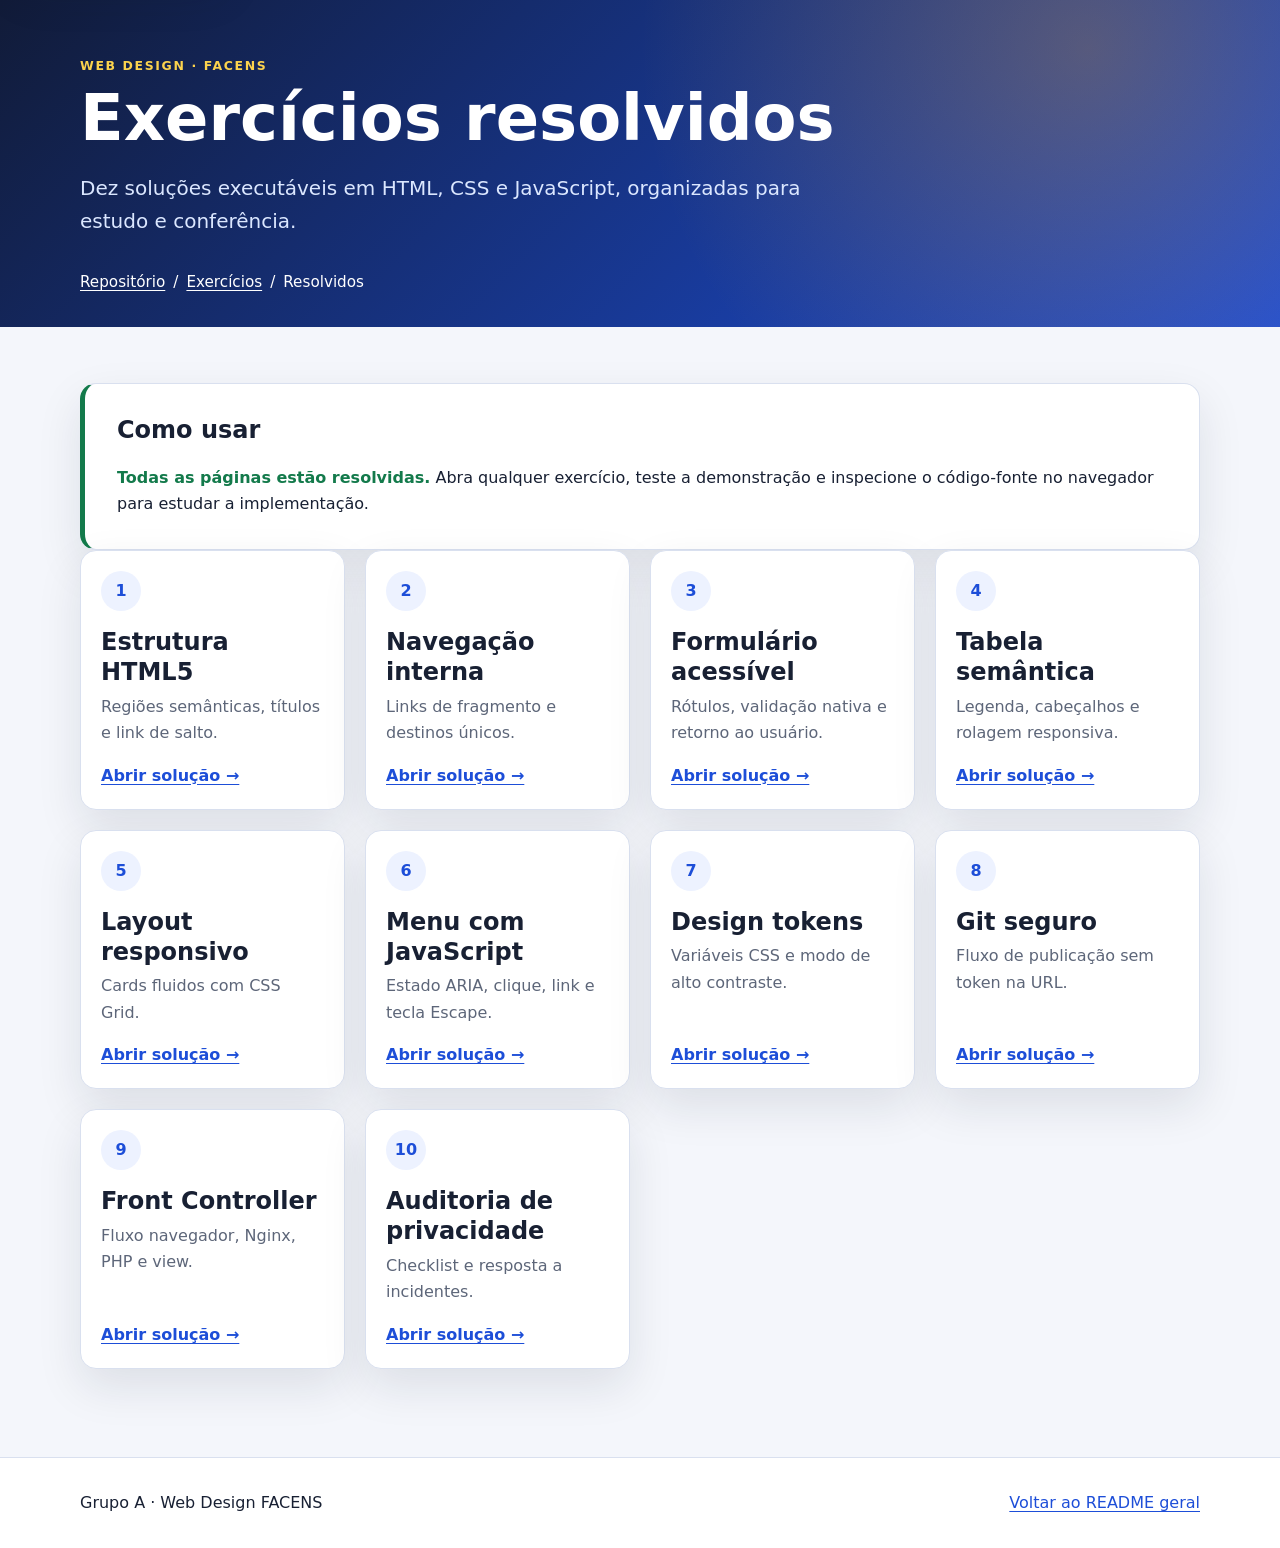
<file: exercicios/resolvidos/index.html>
<!doctype html>
<html lang="pt-BR">
<head>
  <meta charset="utf-8">
  <meta name="viewport" content="width=device-width, initial-scale=1">
  <meta name="description" content="Coleção de exercícios resolvidos da disciplina de Web Design da FACENS.">
  <title>Exercícios resolvidos | Web Design FACENS</title>
  <link rel="stylesheet" href="styles.css">
</head>
<body>
  <a class="skip-link" href="#conteudo">Pular para o conteúdo</a>
  <header class="site-header">
    <div class="header-inner">
      <p class="eyebrow">Web Design · FACENS</p>
      <h1>Exercícios resolvidos</h1>
      <p class="lead">Dez soluções executáveis em HTML, CSS e JavaScript, organizadas para estudo e conferência.</p>
      <nav class="breadcrumb" aria-label="Navegação estrutural">
        <a href="../../README.md">Repositório</a><span aria-hidden="true">/</span>
        <a href="../README.md">Exercícios</a><span aria-hidden="true">/</span>
        <span aria-current="page">Resolvidos</span>
      </nav>
    </div>
  </header>

  <main class="page" id="conteudo">
    <section class="panel solution-note" aria-labelledby="como-usar">
      <h2 id="como-usar">Como usar</h2>
      <p><strong>Todas as páginas estão resolvidas.</strong> Abra qualquer exercício, teste a demonstração e inspecione o código-fonte no navegador para estudar a implementação.</p>
    </section>

    <section class="grid" aria-label="Lista de exercícios resolvidos">
      <article class="exercise-card"><span class="number">1</span><h2>Estrutura HTML5</h2><p>Regiões semânticas, títulos e link de salto.</p><a href="01-estrutura-html5.html">Abrir solução →</a></article>
      <article class="exercise-card"><span class="number">2</span><h2>Navegação interna</h2><p>Links de fragmento e destinos únicos.</p><a href="02-navegacao-interna.html">Abrir solução →</a></article>
      <article class="exercise-card"><span class="number">3</span><h2>Formulário acessível</h2><p>Rótulos, validação nativa e retorno ao usuário.</p><a href="03-formulario-acessivel.html">Abrir solução →</a></article>
      <article class="exercise-card"><span class="number">4</span><h2>Tabela semântica</h2><p>Legenda, cabeçalhos e rolagem responsiva.</p><a href="04-tabela-semantica.html">Abrir solução →</a></article>
      <article class="exercise-card"><span class="number">5</span><h2>Layout responsivo</h2><p>Cards fluidos com CSS Grid.</p><a href="05-layout-responsivo.html">Abrir solução →</a></article>
      <article class="exercise-card"><span class="number">6</span><h2>Menu com JavaScript</h2><p>Estado ARIA, clique, link e tecla Escape.</p><a href="06-menu-javascript.html">Abrir solução →</a></article>
      <article class="exercise-card"><span class="number">7</span><h2>Design tokens</h2><p>Variáveis CSS e modo de alto contraste.</p><a href="07-design-tokens.html">Abrir solução →</a></article>
      <article class="exercise-card"><span class="number">8</span><h2>Git seguro</h2><p>Fluxo de publicação sem token na URL.</p><a href="08-git-seguro.html">Abrir solução →</a></article>
      <article class="exercise-card"><span class="number">9</span><h2>Front Controller</h2><p>Fluxo navegador, Nginx, PHP e view.</p><a href="09-front-controller.html">Abrir solução →</a></article>
      <article class="exercise-card"><span class="number">10</span><h2>Auditoria de privacidade</h2><p>Checklist e resposta a incidentes.</p><a href="10-auditoria-privacidade.html">Abrir solução →</a></article>
    </section>
  </main>

  <footer class="site-footer"><div class="footer-inner"><p>Grupo A · Web Design FACENS</p><a href="../../README.md">Voltar ao README geral</a></div></footer>
</body>
</html>
</file>
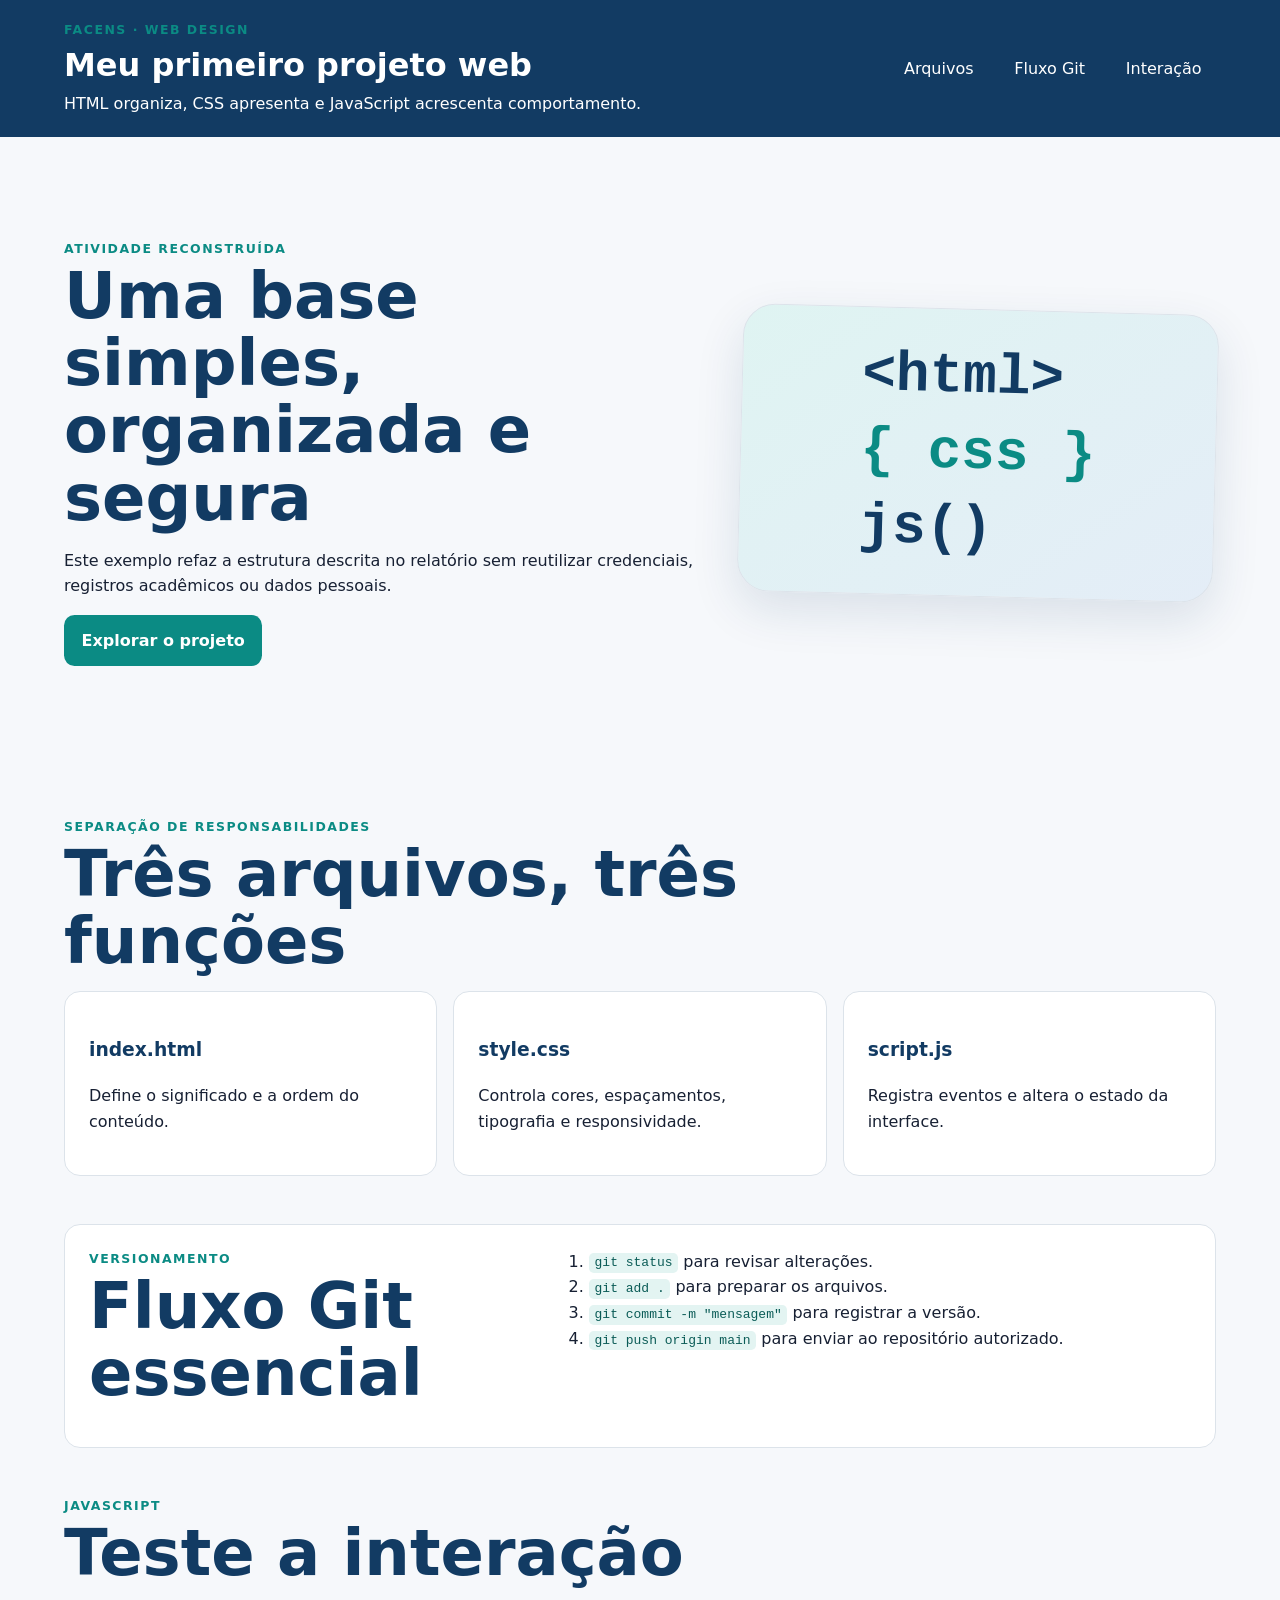
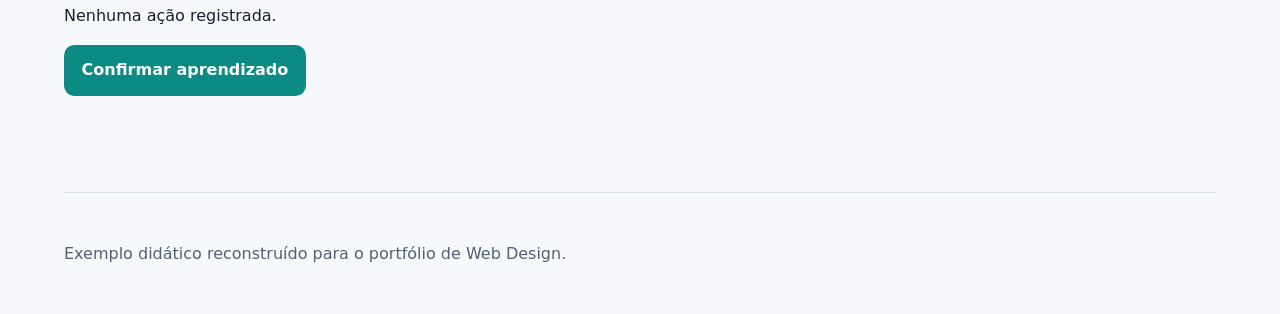
<file: atividades/01-primeiros-passos-git/codigo-reconstruido/index.html>
<!doctype html>
<html lang="pt-BR">
  <head>
    <meta charset="utf-8">
    <meta name="viewport" content="width=device-width, initial-scale=1">
    <meta name="description" content="Exemplo reconstruído da primeira atividade de Web Design.">
    <title>Primeiros passos - Web Design</title>
    <link rel="stylesheet" href="style.css">
    <script src="script.js" defer></script>
  </head>
  <body>
    <a class="pular" href="#conteudo">Pular para o conteúdo</a>
    <header class="topo">
      <div>
        <p class="rotulo">FACENS · Web Design</p>
        <h1>Meu primeiro projeto web</h1>
        <p>HTML organiza, CSS apresenta e JavaScript acrescenta comportamento.</p>
      </div>
      <button class="menu" type="button" aria-expanded="false" aria-controls="navegacao">
        Menu
      </button>
      <nav id="navegacao" aria-label="Navegação principal">
        <a href="#arquivos">Arquivos</a>
        <a href="#fluxo">Fluxo Git</a>
        <a href="#interacao">Interação</a>
      </nav>
    </header>

    <main id="conteudo">
      <section class="hero">
        <div>
          <p class="rotulo">Atividade reconstruída</p>
          <h2>Uma base simples, organizada e segura</h2>
          <p>
            Este exemplo refaz a estrutura descrita no relatório sem reutilizar credenciais,
            registros acadêmicos ou dados pessoais.
          </p>
          <a class="acao" href="#arquivos">Explorar o projeto</a>
        </div>
        <div class="ilustracao" aria-hidden="true">
          <span>&lt;html&gt;</span>
          <span>{ css }</span>
          <span>js()</span>
        </div>
      </section>

      <section id="arquivos" class="secao">
        <p class="rotulo">Separação de responsabilidades</p>
        <h2>Três arquivos, três funções</h2>
        <div class="grade">
          <article>
            <h3>index.html</h3>
            <p>Define o significado e a ordem do conteúdo.</p>
          </article>
          <article>
            <h3>style.css</h3>
            <p>Controla cores, espaçamentos, tipografia e responsividade.</p>
          </article>
          <article>
            <h3>script.js</h3>
            <p>Registra eventos e altera o estado da interface.</p>
          </article>
        </div>
      </section>

      <section id="fluxo" class="secao painel">
        <div>
          <p class="rotulo">Versionamento</p>
          <h2>Fluxo Git essencial</h2>
        </div>
        <ol>
          <li><code>git status</code> para revisar alterações.</li>
          <li><code>git add .</code> para preparar os arquivos.</li>
          <li><code>git commit -m "mensagem"</code> para registrar a versão.</li>
          <li><code>git push origin main</code> para enviar ao repositório autorizado.</li>
        </ol>
      </section>

      <section id="interacao" class="secao">
        <p class="rotulo">JavaScript</p>
        <h2>Teste a interação</h2>
        <p id="mensagem" aria-live="polite">Nenhuma ação registrada.</p>
        <button class="acao" type="button" data-confirmar>Confirmar aprendizado</button>
      </section>
    </main>

    <footer>
      <p>Exemplo didático reconstruído para o portfólio de Web Design.</p>
    </footer>
  </body>
</html>
</file>
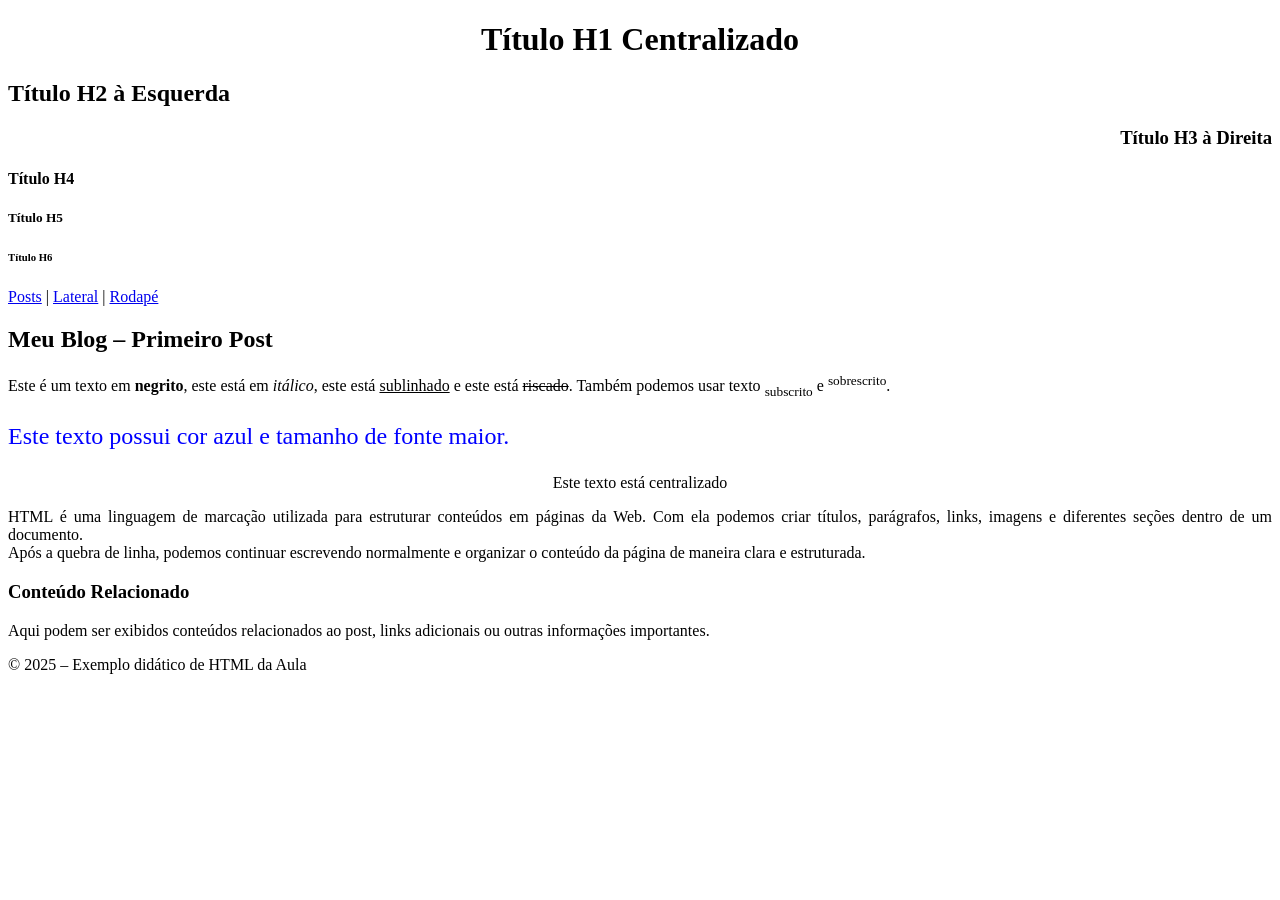
<file: atividades/02-html-semantico-blog/codigo-original/index.html>
<!DOCTYPE html>
<html lang="pt-BR">
<head>
    <meta charset="utf-8">
    <title>Meu Blog</title>

    <style>
        .center {
            text-align: center;
        }
    </style>
</head>

<body>


    <header>
        <h1 style="text-align: center;">Título H1 Centralizado</h1>
        <h2 style="text-align: left;">Título H2 à Esquerda</h2>
        <h3 style="text-align: right;">Título H3 à Direita</h3>
        <h4>Título H4</h4>
        <h5>Título H5</h5>
        <h6>Título H6</h6>
    </header>


    <nav>
        <p>
            <a href="#posts">Posts</a> |
            <a href="#lateral">Lateral</a> |
            <a href="#rodape">Rodapé</a>
        </p>
    </nav>


    <section id="posts">

        <article class="post">

            <header>
                <h2>Meu Blog – Primeiro Post</h2>
            </header>


            <p>
                Este é um texto em <strong>negrito</strong>,
                este está em <em>itálico</em>,
                este está
                <span style="text-decoration: underline;">sublinhado</span>
                e este está
                <span style="text-decoration: line-through;">riscado</span>.

                Também podemos usar texto
                <sub>subscrito</sub>
                e
                <sup>sobrescrito</sup>.
            </p>

            <p style="color: blue; font-size: 24px;">
                Este texto possui cor azul e tamanho de fonte maior.
            </p>


            <div class="center">
                Este texto está centralizado
            </div>

 
            <p style="text-align: justify;">
                HTML é uma linguagem de marcação utilizada para estruturar
                conteúdos em páginas da Web. Com ela podemos criar títulos,
                parágrafos, links, imagens e diferentes seções dentro de um
                documento.<br>
                Após a quebra de linha, podemos continuar escrevendo normalmente
                e organizar o conteúdo da página de maneira clara e estruturada.
            </p>

        </article>

    </section>

    <aside id="lateral">
        <h3>Conteúdo Relacionado</h3>

        <p>
            Aqui podem ser exibidos conteúdos relacionados ao post,
            links adicionais ou outras informações importantes.
        </p>
    </aside>


    <footer id="rodape">
        <p>© 2025 – Exemplo didático de HTML da Aula</p>
    </footer>

</body>
</html>
</file>
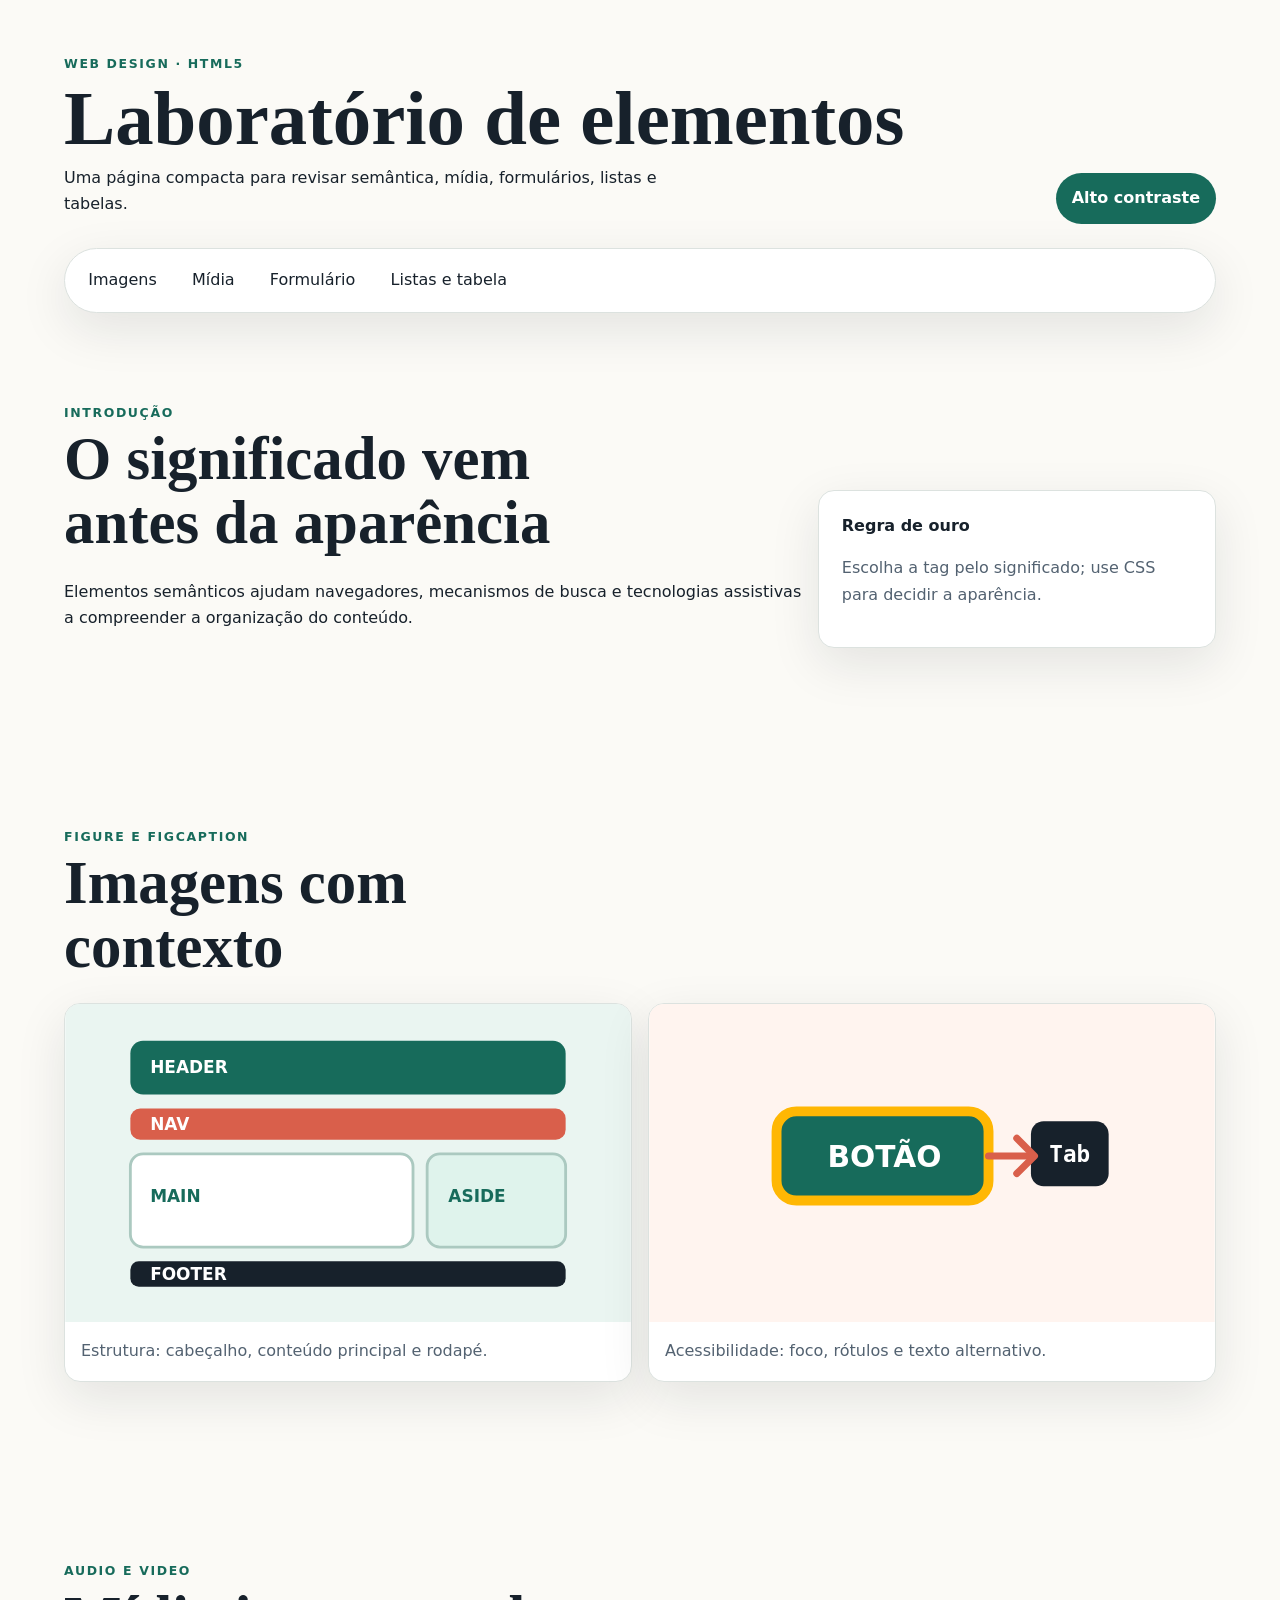
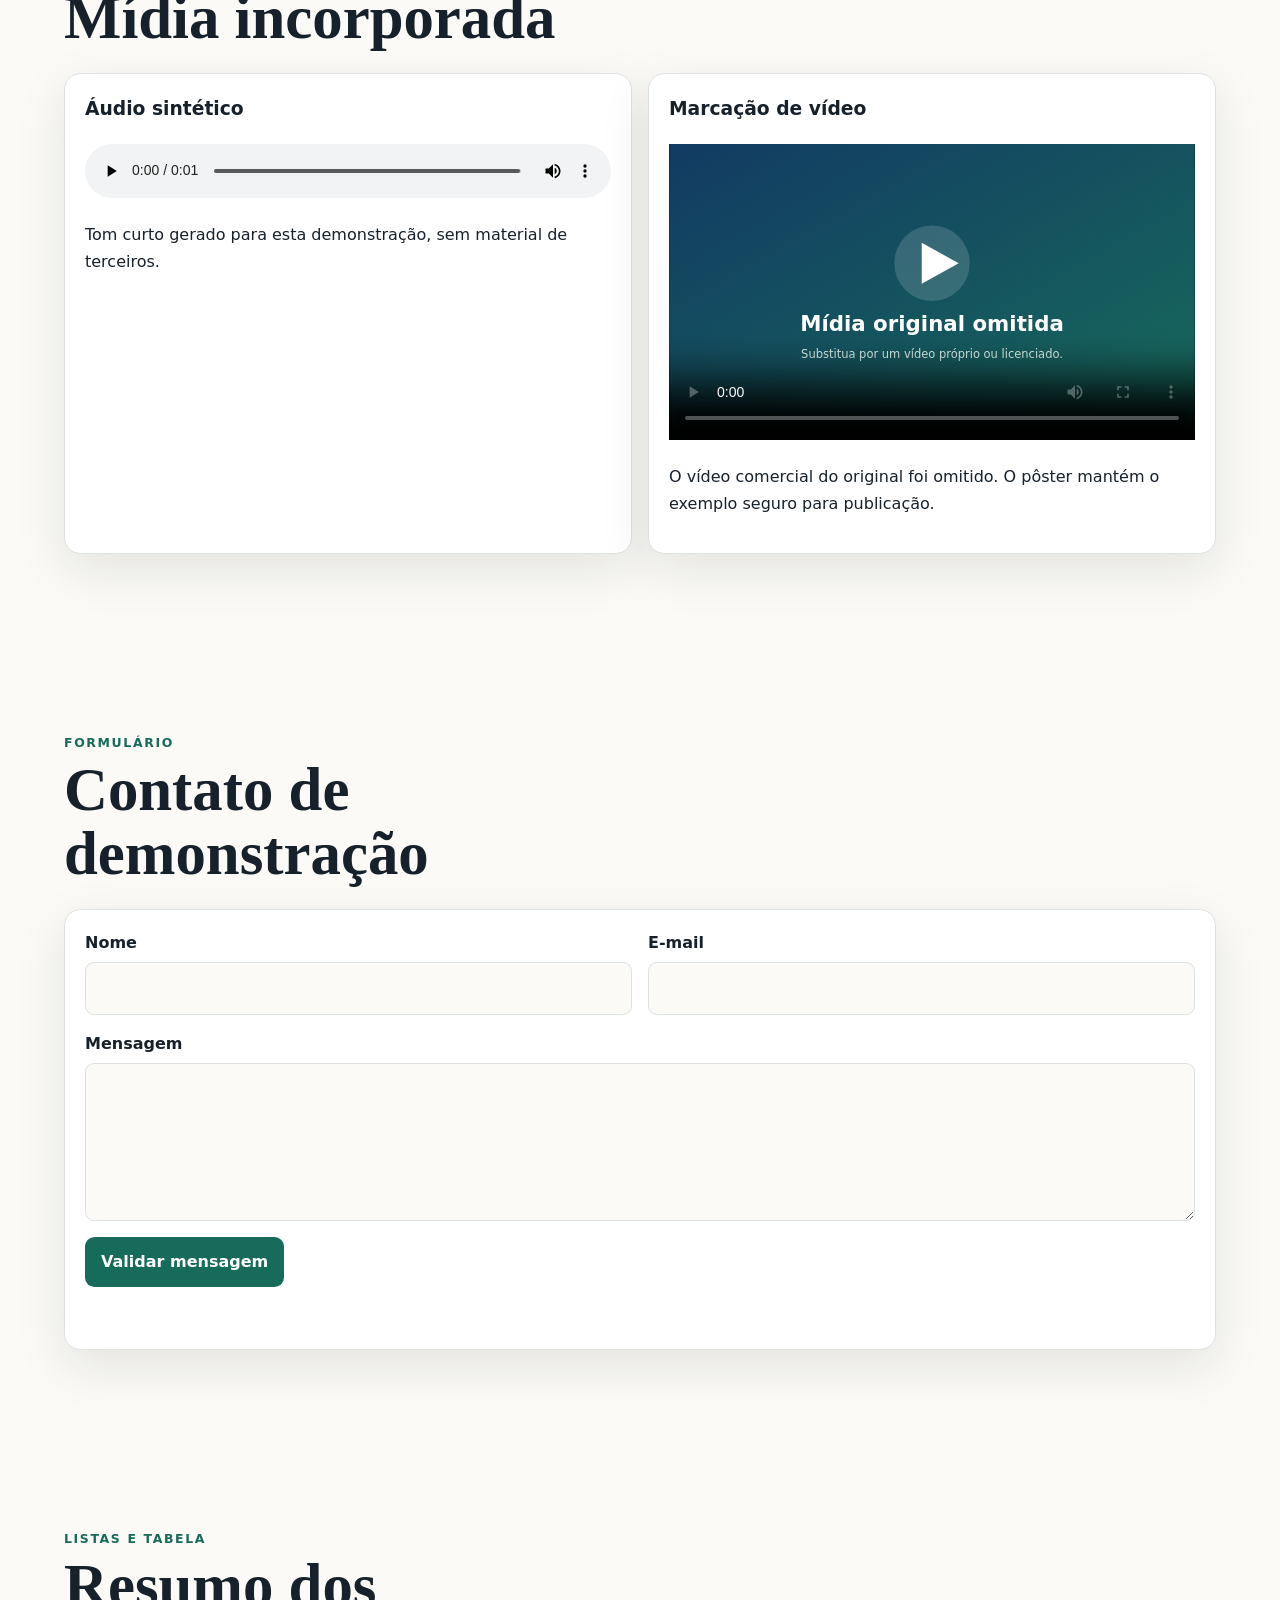
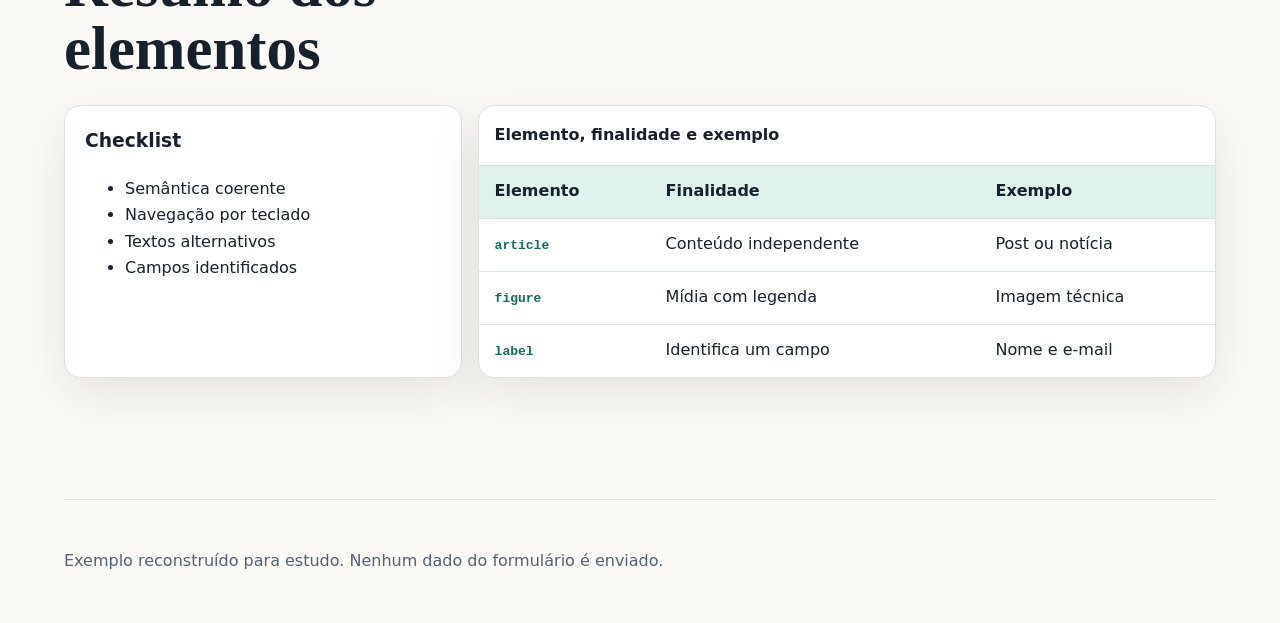
<file: atividades/03-elementos-html5/exemplo-reconstruido/index.html>
<!doctype html>
<html lang="pt-BR">
  <head>
    <meta charset="utf-8">
    <meta name="viewport" content="width=device-width, initial-scale=1">
    <meta name="description" content="Exemplo didático dos principais elementos do HTML5.">
    <title>Laboratório de elementos HTML5</title>
    <link rel="stylesheet" href="style.css">
    <script src="script.js" defer></script>
  </head>
  <body>
    <a class="pular" href="#conteudo">Pular para o conteúdo</a>

    <header class="cabecalho">
      <div>
        <p class="sobrelinha">Web Design · HTML5</p>
        <h1>Laboratório de elementos</h1>
        <p>Uma página compacta para revisar semântica, mídia, formulários, listas e tabelas.</p>
      </div>
      <button type="button" class="tema" data-tema aria-pressed="false">Alto contraste</button>
    </header>

    <nav class="navegacao" aria-label="Navegação principal">
      <a href="#imagens">Imagens</a>
      <a href="#midia">Mídia</a>
      <a href="#formulario">Formulário</a>
      <a href="#dados">Listas e tabela</a>
    </nav>

    <main id="conteudo">
      <section class="introducao" aria-labelledby="titulo-introducao">
        <div>
          <p class="sobrelinha">Introdução</p>
          <h2 id="titulo-introducao">O significado vem antes da aparência</h2>
          <p id="introducao">
            Elementos semânticos ajudam navegadores, mecanismos de busca e tecnologias
            assistivas a compreender a organização do conteúdo.
          </p>
        </div>
        <aside>
          <strong>Regra de ouro</strong>
          <p>Escolha a tag pelo significado; use CSS para decidir a aparência.</p>
        </aside>
      </section>

      <section id="imagens" aria-labelledby="titulo-imagens">
        <p class="sobrelinha">Figure e figcaption</p>
        <h2 id="titulo-imagens">Imagens com contexto</h2>
        <div class="grade-imagens">
          <figure>
            <img src="assets/estrutura.svg" alt="Blocos coloridos representando a estrutura de uma página HTML.">
            <figcaption>Estrutura: cabeçalho, conteúdo principal e rodapé.</figcaption>
          </figure>
          <figure>
            <img src="assets/acessibilidade.svg" alt="Cursor de teclado ao lado de um indicador de foco visível.">
            <figcaption>Acessibilidade: foco, rótulos e texto alternativo.</figcaption>
          </figure>
        </div>
      </section>

      <section id="midia" aria-labelledby="titulo-midia">
        <p class="sobrelinha">Audio e video</p>
        <h2 id="titulo-midia">Mídia incorporada</h2>
        <div class="grade-midia">
          <article>
            <h3>Áudio sintético</h3>
            <audio controls preload="metadata">
              <source src="assets/tom-sintetico.wav" type="audio/wav">
              Seu navegador não oferece suporte ao elemento de áudio.
            </audio>
            <p>Tom curto gerado para esta demonstração, sem material de terceiros.</p>
          </article>
          <article>
            <h3>Marcação de vídeo</h3>
            <video controls preload="none" poster="assets/poster-video.svg" aria-describedby="nota-video">
              Seu navegador não oferece suporte ao elemento de vídeo.
            </video>
            <p id="nota-video">O vídeo comercial do original foi omitido. O pôster mantém o exemplo seguro para publicação.</p>
          </article>
        </div>
      </section>

      <section id="formulario" aria-labelledby="titulo-formulario">
        <p class="sobrelinha">Formulário</p>
        <h2 id="titulo-formulario">Contato de demonstração</h2>
        <form data-formulario novalidate>
          <div class="campos">
            <label>
              Nome
              <input name="nome" autocomplete="name" required minlength="2">
            </label>
            <label>
              E-mail
              <input name="email" type="email" autocomplete="email" required>
            </label>
          </div>
          <label>
            Mensagem
            <textarea name="mensagem" rows="5" required minlength="10"></textarea>
          </label>
          <button type="submit">Validar mensagem</button>
          <p class="retorno" data-retorno aria-live="polite"></p>
        </form>
      </section>

      <section id="dados" aria-labelledby="titulo-dados">
        <p class="sobrelinha">Listas e tabela</p>
        <h2 id="titulo-dados">Resumo dos elementos</h2>
        <div class="grade-dados">
          <article>
            <h3>Checklist</h3>
            <ul>
              <li>Semântica coerente</li>
              <li>Navegação por teclado</li>
              <li>Textos alternativos</li>
              <li>Campos identificados</li>
            </ul>
          </article>
          <div class="tabela-wrapper" tabindex="0" aria-label="Tabela com rolagem horizontal quando necessário">
            <table>
              <caption>Elemento, finalidade e exemplo</caption>
              <thead>
                <tr>
                  <th scope="col">Elemento</th>
                  <th scope="col">Finalidade</th>
                  <th scope="col">Exemplo</th>
                </tr>
              </thead>
              <tbody>
                <tr>
                  <th scope="row"><code>article</code></th>
                  <td>Conteúdo independente</td>
                  <td>Post ou notícia</td>
                </tr>
                <tr>
                  <th scope="row"><code>figure</code></th>
                  <td>Mídia com legenda</td>
                  <td>Imagem técnica</td>
                </tr>
                <tr>
                  <th scope="row"><code>label</code></th>
                  <td>Identifica um campo</td>
                  <td>Nome e e-mail</td>
                </tr>
              </tbody>
            </table>
          </div>
        </div>
      </section>
    </main>

    <footer>
      <p>Exemplo reconstruído para estudo. Nenhum dado do formulário é enviado.</p>
    </footer>
  </body>
</html>
</file>
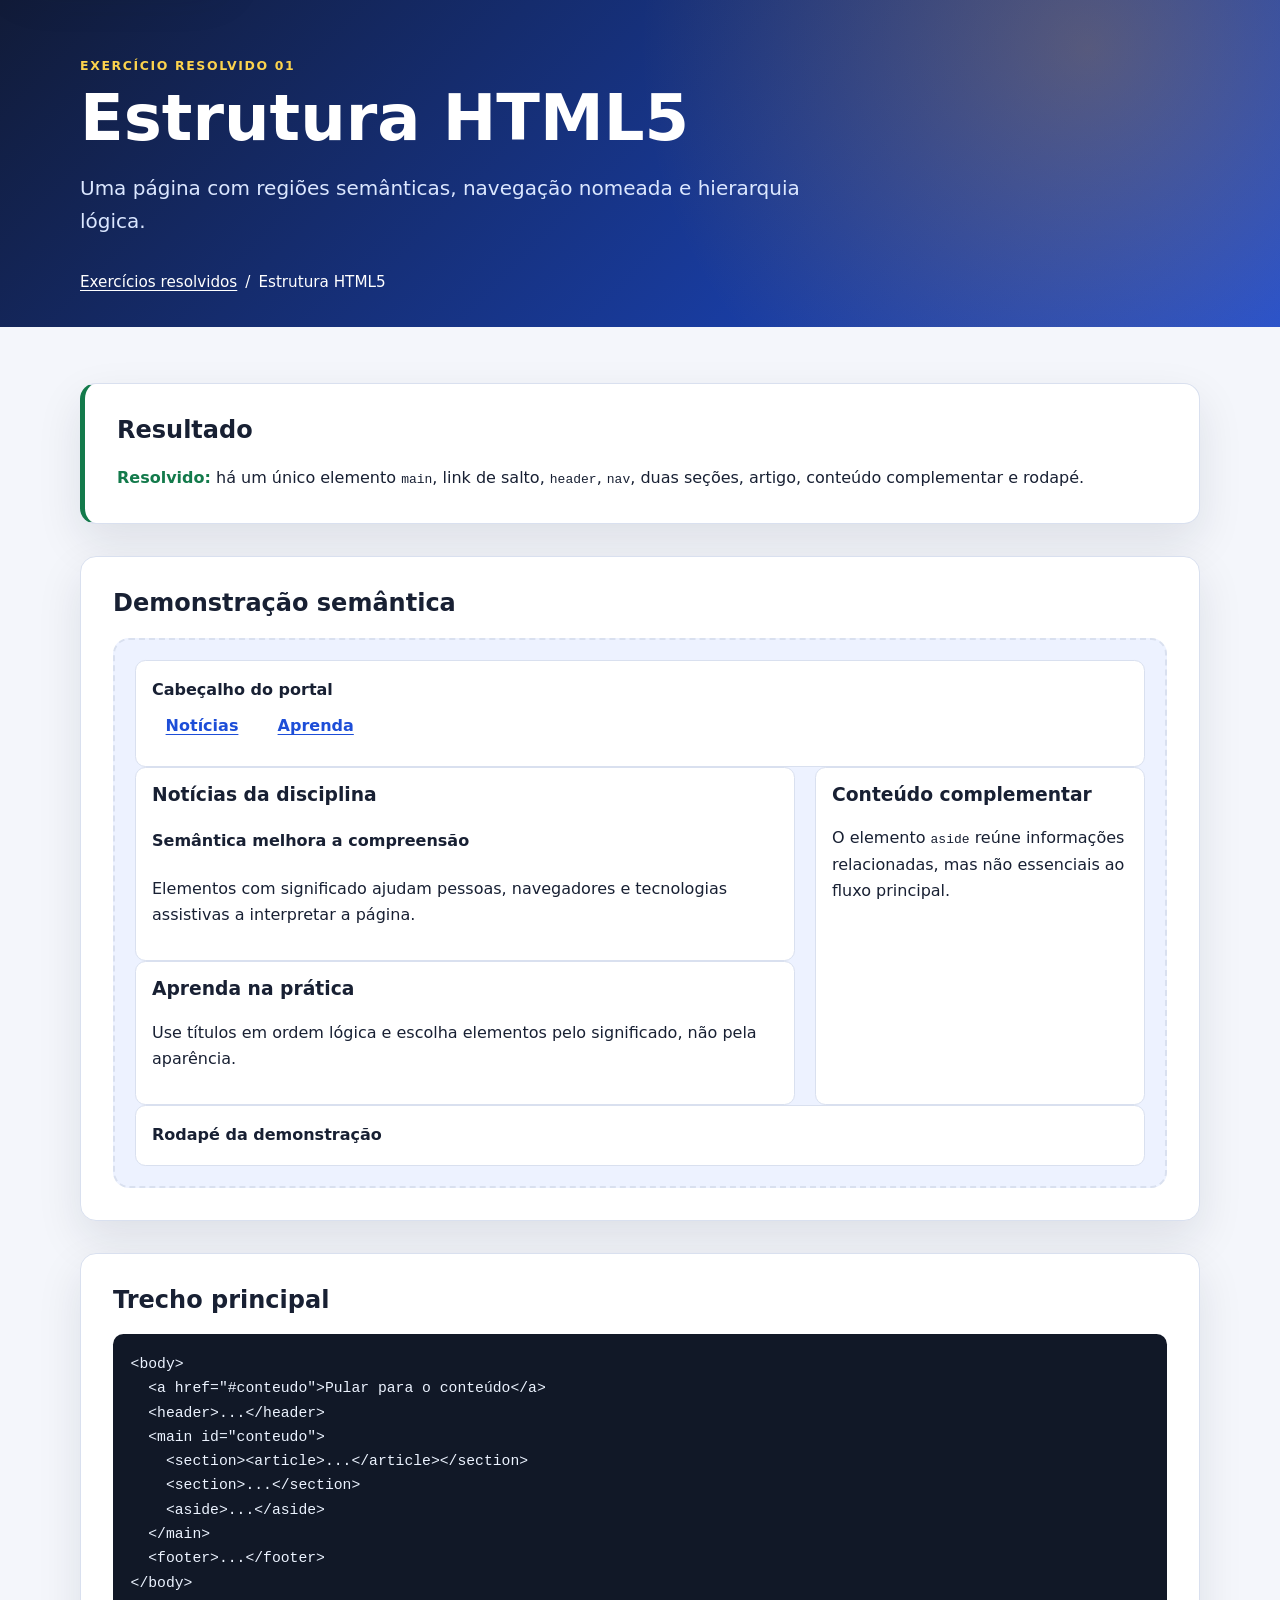
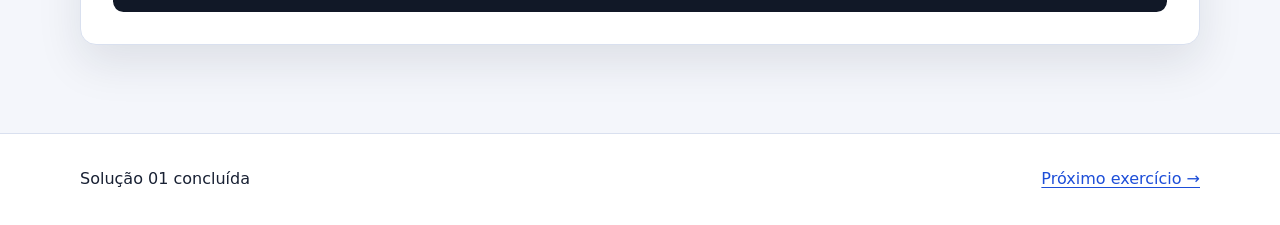
<file: exercicios/resolvidos/01-estrutura-html5.html>
<!doctype html>
<html lang="pt-BR">
<head>
  <meta charset="utf-8">
  <meta name="viewport" content="width=device-width, initial-scale=1">
  <title>01 · Estrutura HTML5 resolvida</title>
  <link rel="stylesheet" href="styles.css">
</head>
<body>
  <a class="skip-link" href="#conteudo">Pular para o conteúdo</a>
  <header class="site-header"><div class="header-inner"><p class="eyebrow">Exercício resolvido 01</p><h1>Estrutura HTML5</h1><p class="lead">Uma página com regiões semânticas, navegação nomeada e hierarquia lógica.</p><nav class="breadcrumb" aria-label="Navegação estrutural"><a href="index.html">Exercícios resolvidos</a><span>/</span><span aria-current="page">Estrutura HTML5</span></nav></div></header>

  <main class="page stack" id="conteudo">
    <section class="panel solution-note"><h2>Resultado</h2><p><strong>Resolvido:</strong> há um único elemento <code>main</code>, link de salto, <code>header</code>, <code>nav</code>, duas seções, artigo, conteúdo complementar e rodapé.</p></section>

    <section class="panel" aria-labelledby="demonstracao"><h2 id="demonstracao">Demonstração semântica</h2>
      <div class="demo">
        <header class="demo-region"><strong>Cabeçalho do portal</strong><nav class="demo-nav" aria-label="Menu da demonstração"><ul><li><a href="#noticias">Notícias</a></li><li><a href="#aprenda">Aprenda</a></li></ul></nav></header>
        <div class="demo-layout">
          <div>
            <section class="demo-region" id="noticias"><h3>Notícias da disciplina</h3><article><h4>Semântica melhora a compreensão</h4><p>Elementos com significado ajudam pessoas, navegadores e tecnologias assistivas a interpretar a página.</p></article></section>
            <section class="demo-region" id="aprenda"><h3>Aprenda na prática</h3><p>Use títulos em ordem lógica e escolha elementos pelo significado, não pela aparência.</p></section>
          </div>
          <aside class="demo-region" aria-labelledby="complemento"><h3 id="complemento">Conteúdo complementar</h3><p>O elemento <code>aside</code> reúne informações relacionadas, mas não essenciais ao fluxo principal.</p></aside>
        </div>
        <footer class="demo-region"><strong>Rodapé da demonstração</strong></footer>
      </div>
    </section>

    <section class="panel"><h2>Trecho principal</h2><pre class="code-block"><code>&lt;body&gt;
  &lt;a href="#conteudo"&gt;Pular para o conteúdo&lt;/a&gt;
  &lt;header&gt;...&lt;/header&gt;
  &lt;main id="conteudo"&gt;
    &lt;section&gt;&lt;article&gt;...&lt;/article&gt;&lt;/section&gt;
    &lt;section&gt;...&lt;/section&gt;
    &lt;aside&gt;...&lt;/aside&gt;
  &lt;/main&gt;
  &lt;footer&gt;...&lt;/footer&gt;
&lt;/body&gt;</code></pre></section>
  </main>
  <footer class="site-footer"><div class="footer-inner"><p>Solução 01 concluída</p><a href="02-navegacao-interna.html">Próximo exercício →</a></div></footer>
</body>
</html>
</file>
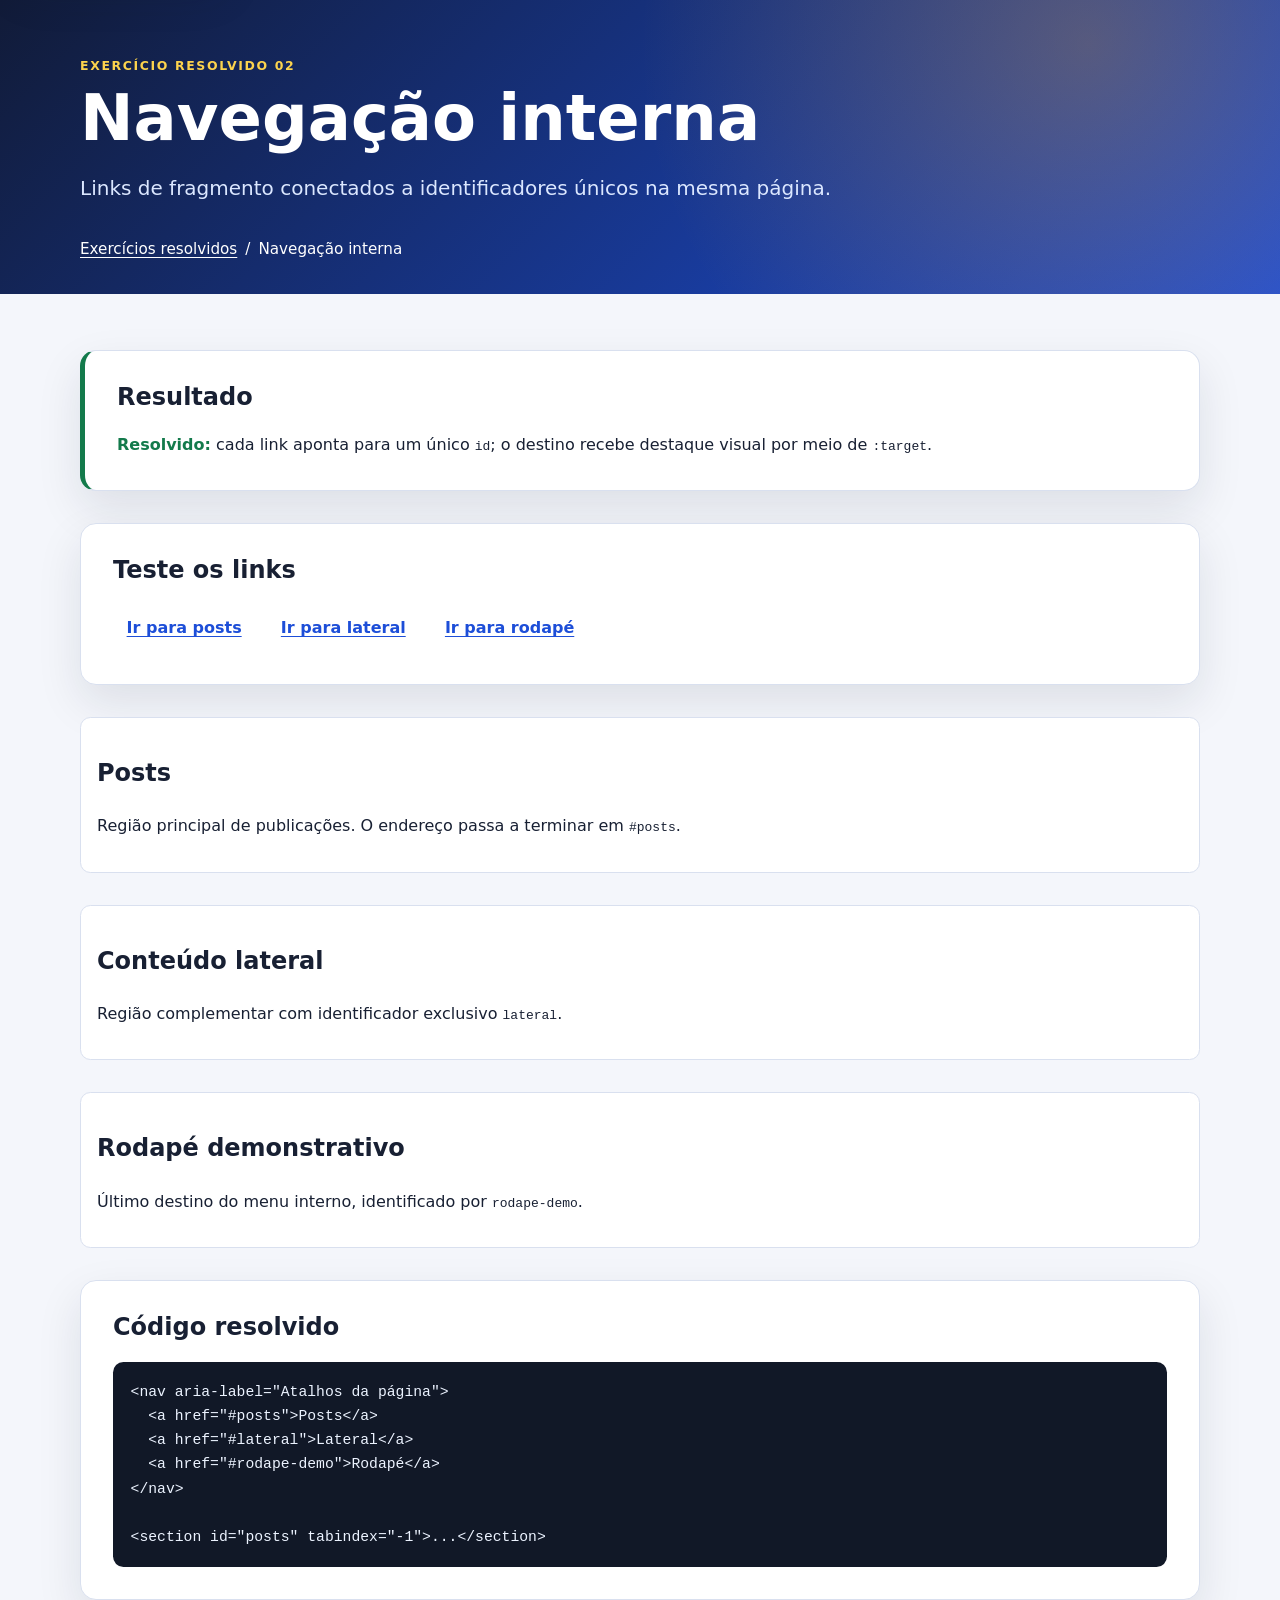
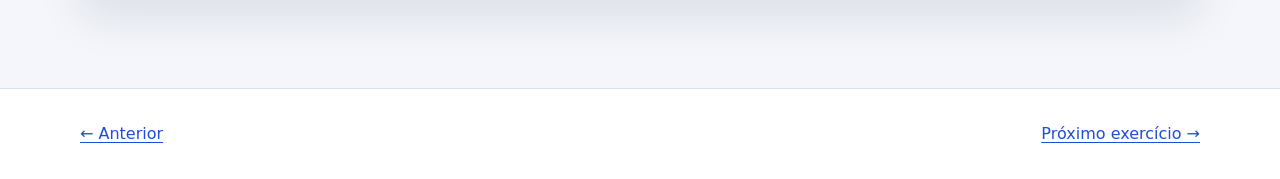
<file: exercicios/resolvidos/02-navegacao-interna.html>
<!doctype html>
<html lang="pt-BR">
<head>
  <meta charset="utf-8">
  <meta name="viewport" content="width=device-width, initial-scale=1">
  <title>02 · Navegação interna resolvida</title>
  <link rel="stylesheet" href="styles.css">
</head>
<body>
  <a class="skip-link" href="#conteudo">Pular para o conteúdo</a>
  <header class="site-header"><div class="header-inner"><p class="eyebrow">Exercício resolvido 02</p><h1>Navegação interna</h1><p class="lead">Links de fragmento conectados a identificadores únicos na mesma página.</p><nav class="breadcrumb" aria-label="Navegação estrutural"><a href="index.html">Exercícios resolvidos</a><span>/</span><span aria-current="page">Navegação interna</span></nav></div></header>
  <main class="page stack" id="conteudo">
    <section class="panel solution-note"><h2>Resultado</h2><p><strong>Resolvido:</strong> cada link aponta para um único <code>id</code>; o destino recebe destaque visual por meio de <code>:target</code>.</p></section>
    <section class="panel"><h2>Teste os links</h2><nav class="demo-nav" aria-label="Atalhos da página"><ul><li><a href="#posts">Ir para posts</a></li><li><a href="#lateral">Ir para lateral</a></li><li><a href="#rodape-demo">Ir para rodapé</a></li></ul></nav></section>
    <section class="demo-region" id="posts" tabindex="-1"><h2>Posts</h2><p>Região principal de publicações. O endereço passa a terminar em <code>#posts</code>.</p></section>
    <aside class="demo-region" id="lateral" tabindex="-1"><h2>Conteúdo lateral</h2><p>Região complementar com identificador exclusivo <code>lateral</code>.</p></aside>
    <section class="demo-region" id="rodape-demo" tabindex="-1"><h2>Rodapé demonstrativo</h2><p>Último destino do menu interno, identificado por <code>rodape-demo</code>.</p></section>
    <section class="panel"><h2>Código resolvido</h2><pre class="code-block"><code>&lt;nav aria-label="Atalhos da página"&gt;
  &lt;a href="#posts"&gt;Posts&lt;/a&gt;
  &lt;a href="#lateral"&gt;Lateral&lt;/a&gt;
  &lt;a href="#rodape-demo"&gt;Rodapé&lt;/a&gt;
&lt;/nav&gt;

&lt;section id="posts" tabindex="-1"&gt;...&lt;/section&gt;</code></pre></section>
  </main>
  <footer class="site-footer"><div class="footer-inner"><a href="01-estrutura-html5.html">← Anterior</a><a href="03-formulario-acessivel.html">Próximo exercício →</a></div></footer>
</body>
</html>
</file>
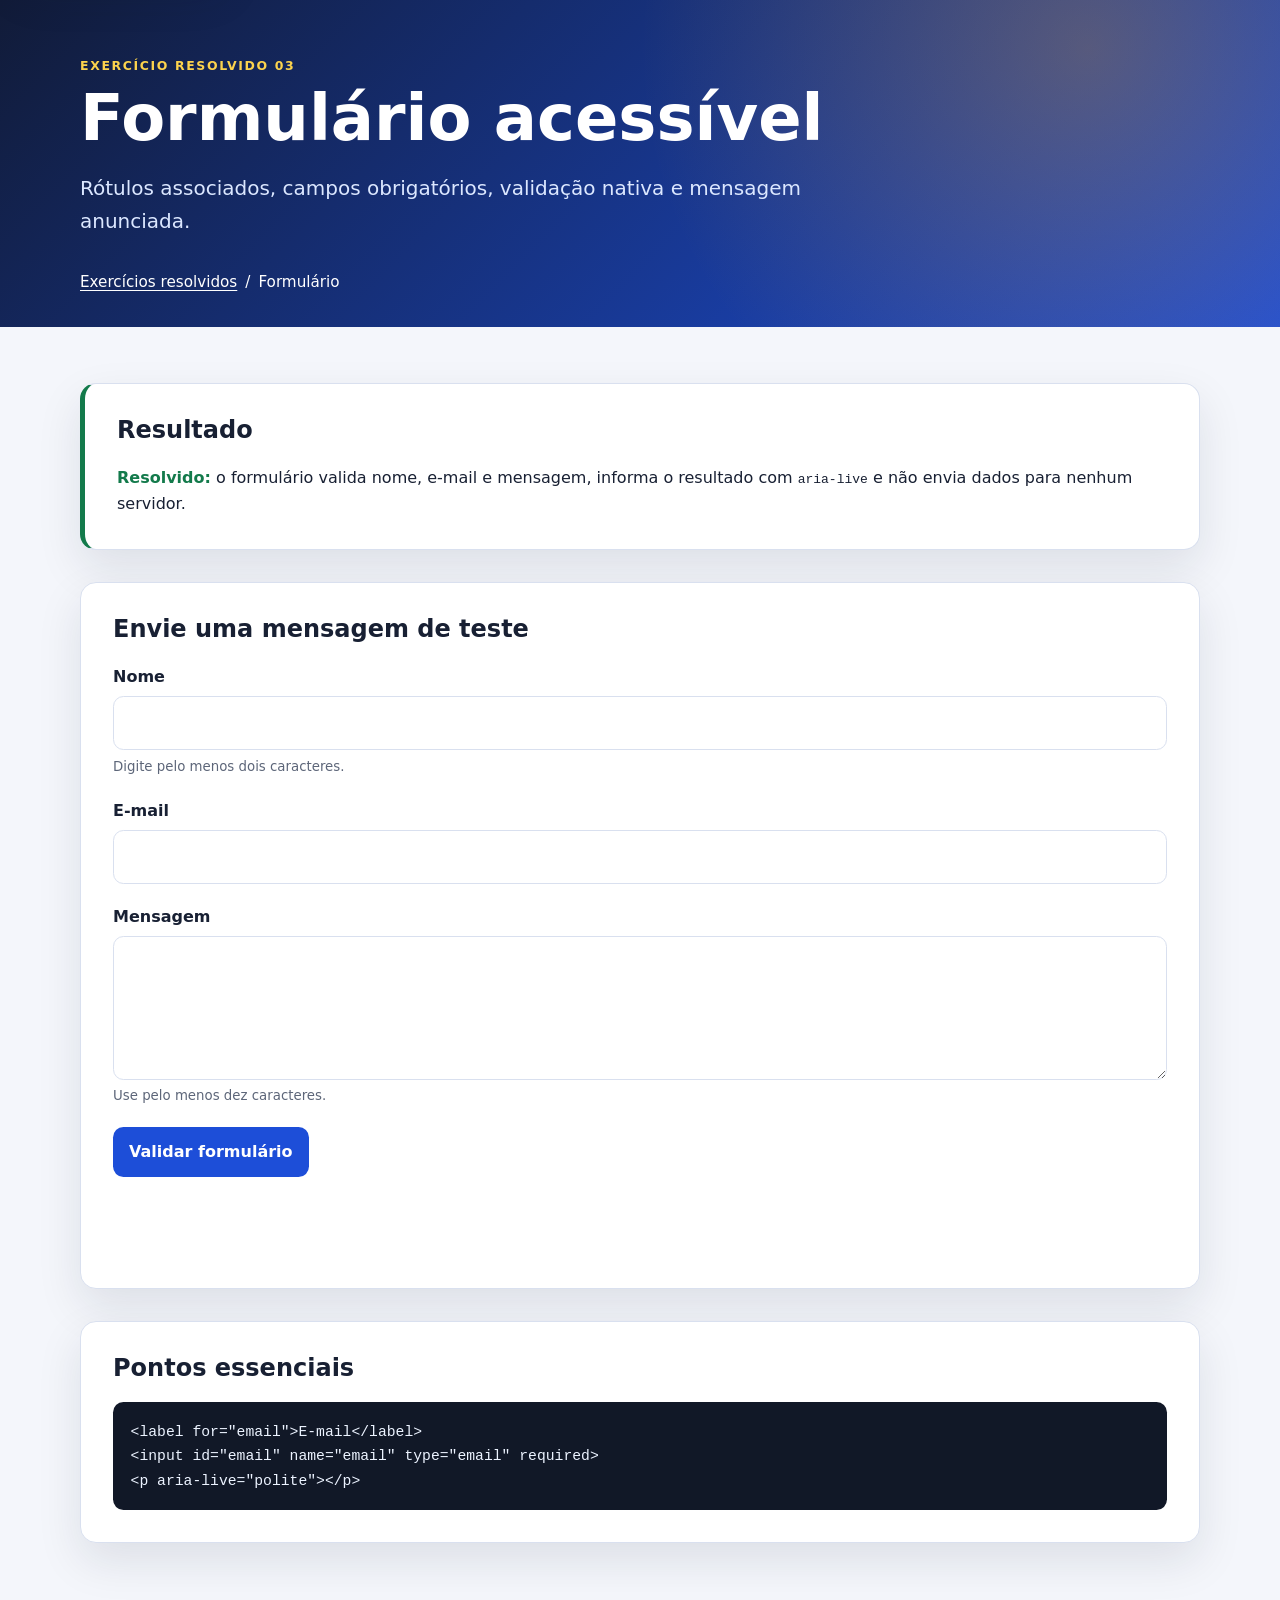
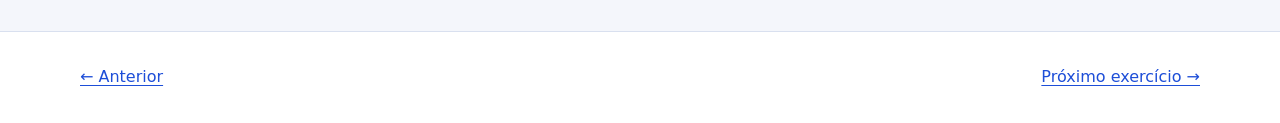
<file: exercicios/resolvidos/03-formulario-acessivel.html>
<!doctype html>
<html lang="pt-BR">
<head>
  <meta charset="utf-8">
  <meta name="viewport" content="width=device-width, initial-scale=1">
  <title>03 · Formulário acessível resolvido</title>
  <link rel="stylesheet" href="styles.css">
  <script src="exercises.js" defer></script>
</head>
<body>
  <a class="skip-link" href="#conteudo">Pular para o conteúdo</a>
  <header class="site-header"><div class="header-inner"><p class="eyebrow">Exercício resolvido 03</p><h1>Formulário acessível</h1><p class="lead">Rótulos associados, campos obrigatórios, validação nativa e mensagem anunciada.</p><nav class="breadcrumb" aria-label="Navegação estrutural"><a href="index.html">Exercícios resolvidos</a><span>/</span><span aria-current="page">Formulário</span></nav></div></header>
  <main class="page stack" id="conteudo">
    <section class="panel solution-note"><h2>Resultado</h2><p><strong>Resolvido:</strong> o formulário valida nome, e-mail e mensagem, informa o resultado com <code>aria-live</code> e não envia dados para nenhum servidor.</p></section>
    <section class="panel" aria-labelledby="form-title"><h2 id="form-title">Envie uma mensagem de teste</h2>
      <form class="form-grid" data-demo-form novalidate>
        <div class="field"><label for="nome">Nome</label><input id="nome" name="nome" autocomplete="name" minlength="2" required><small class="hint">Digite pelo menos dois caracteres.</small></div>
        <div class="field"><label for="email">E-mail</label><input id="email" name="email" type="email" autocomplete="email" required></div>
        <div class="field"><label for="mensagem">Mensagem</label><textarea id="mensagem" name="mensagem" minlength="10" required></textarea><small class="hint">Use pelo menos dez caracteres.</small></div>
        <div><button class="button" type="submit">Validar formulário</button></div>
        <p class="status-message" data-form-status aria-live="polite"></p>
      </form>
    </section>
    <section class="panel"><h2>Pontos essenciais</h2><pre class="code-block"><code>&lt;label for="email"&gt;E-mail&lt;/label&gt;
&lt;input id="email" name="email" type="email" required&gt;
&lt;p aria-live="polite"&gt;&lt;/p&gt;</code></pre></section>
  </main>
  <footer class="site-footer"><div class="footer-inner"><a href="02-navegacao-interna.html">← Anterior</a><a href="04-tabela-semantica.html">Próximo exercício →</a></div></footer>
</body>
</html>
</file>
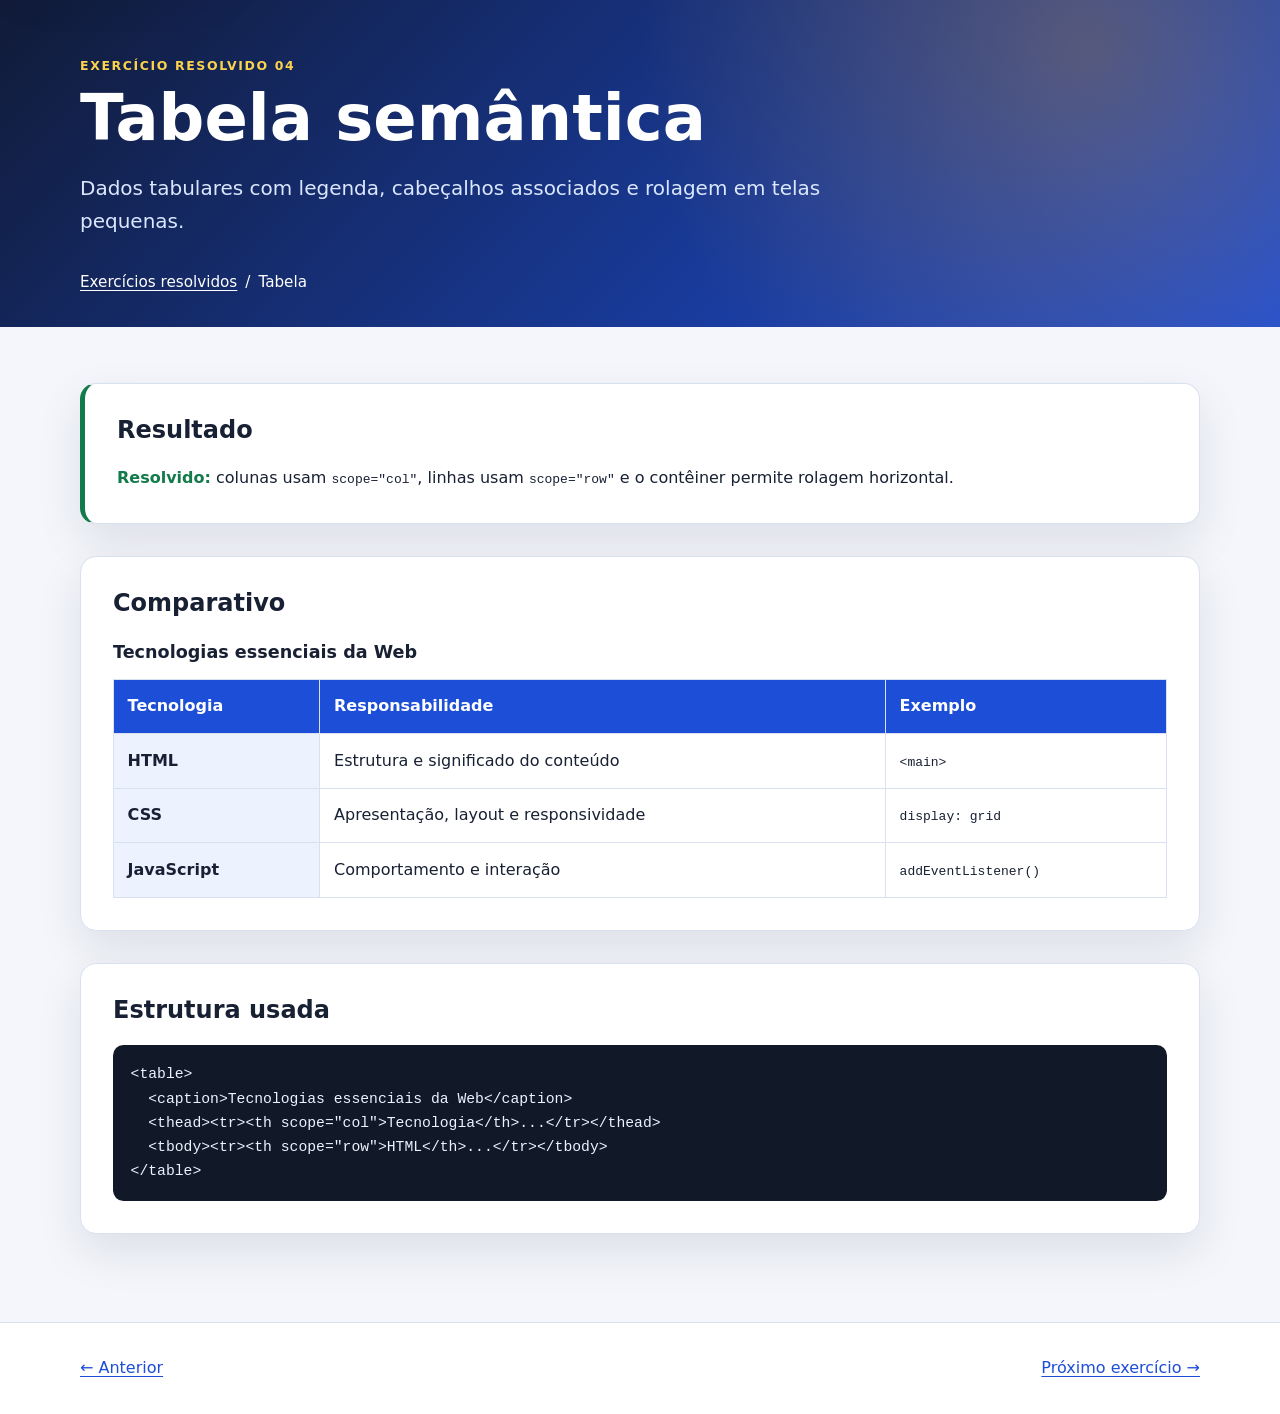
<file: exercicios/resolvidos/04-tabela-semantica.html>
<!doctype html>
<html lang="pt-BR">
<head>
  <meta charset="utf-8">
  <meta name="viewport" content="width=device-width, initial-scale=1">
  <title>04 · Tabela semântica resolvida</title>
  <link rel="stylesheet" href="styles.css">
</head>
<body>
  <a class="skip-link" href="#conteudo">Pular para o conteúdo</a>
  <header class="site-header"><div class="header-inner"><p class="eyebrow">Exercício resolvido 04</p><h1>Tabela semântica</h1><p class="lead">Dados tabulares com legenda, cabeçalhos associados e rolagem em telas pequenas.</p><nav class="breadcrumb" aria-label="Navegação estrutural"><a href="index.html">Exercícios resolvidos</a><span>/</span><span aria-current="page">Tabela</span></nav></div></header>
  <main class="page stack" id="conteudo">
    <section class="panel solution-note"><h2>Resultado</h2><p><strong>Resolvido:</strong> colunas usam <code>scope="col"</code>, linhas usam <code>scope="row"</code> e o contêiner permite rolagem horizontal.</p></section>
    <section class="panel"><h2>Comparativo</h2><div class="table-scroll" tabindex="0" role="region" aria-label="Tabela de tecnologias, rolável horizontalmente">
      <table><caption>Tecnologias essenciais da Web</caption><thead><tr><th scope="col">Tecnologia</th><th scope="col">Responsabilidade</th><th scope="col">Exemplo</th></tr></thead><tbody>
        <tr><th scope="row">HTML</th><td>Estrutura e significado do conteúdo</td><td><code>&lt;main&gt;</code></td></tr>
        <tr><th scope="row">CSS</th><td>Apresentação, layout e responsividade</td><td><code>display: grid</code></td></tr>
        <tr><th scope="row">JavaScript</th><td>Comportamento e interação</td><td><code>addEventListener()</code></td></tr>
      </tbody></table>
    </div></section>
    <section class="panel"><h2>Estrutura usada</h2><pre class="code-block"><code>&lt;table&gt;
  &lt;caption&gt;Tecnologias essenciais da Web&lt;/caption&gt;
  &lt;thead&gt;&lt;tr&gt;&lt;th scope="col"&gt;Tecnologia&lt;/th&gt;...&lt;/tr&gt;&lt;/thead&gt;
  &lt;tbody&gt;&lt;tr&gt;&lt;th scope="row"&gt;HTML&lt;/th&gt;...&lt;/tr&gt;&lt;/tbody&gt;
&lt;/table&gt;</code></pre></section>
  </main>
  <footer class="site-footer"><div class="footer-inner"><a href="03-formulario-acessivel.html">← Anterior</a><a href="05-layout-responsivo.html">Próximo exercício →</a></div></footer>
</body>
</html>
</file>
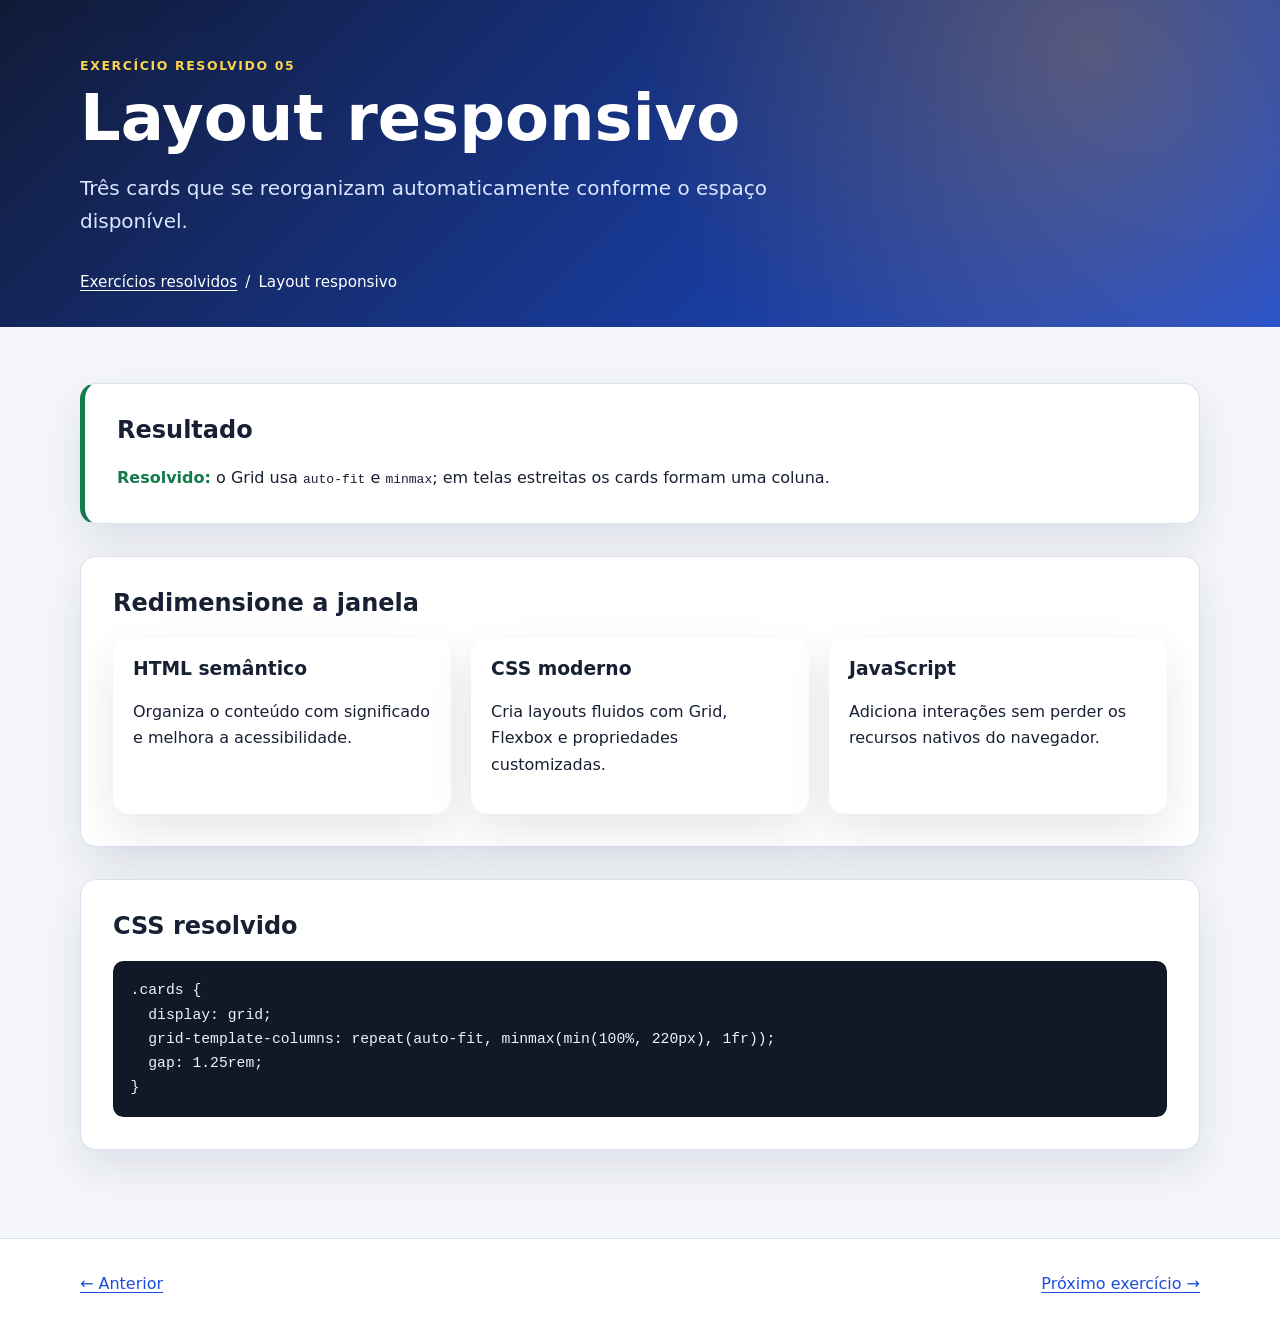
<file: exercicios/resolvidos/05-layout-responsivo.html>
<!doctype html>
<html lang="pt-BR">
<head>
  <meta charset="utf-8">
  <meta name="viewport" content="width=device-width, initial-scale=1">
  <title>05 · Layout responsivo resolvido</title>
  <link rel="stylesheet" href="styles.css">
</head>
<body>
  <a class="skip-link" href="#conteudo">Pular para o conteúdo</a>
  <header class="site-header"><div class="header-inner"><p class="eyebrow">Exercício resolvido 05</p><h1>Layout responsivo</h1><p class="lead">Três cards que se reorganizam automaticamente conforme o espaço disponível.</p><nav class="breadcrumb" aria-label="Navegação estrutural"><a href="index.html">Exercícios resolvidos</a><span>/</span><span aria-current="page">Layout responsivo</span></nav></div></header>
  <main class="page stack" id="conteudo">
    <section class="panel solution-note"><h2>Resultado</h2><p><strong>Resolvido:</strong> o Grid usa <code>auto-fit</code> e <code>minmax</code>; em telas estreitas os cards formam uma coluna.</p></section>
    <section class="panel"><h2>Redimensione a janela</h2><div class="responsive-cards">
      <article class="responsive-card"><h3>HTML semântico</h3><p>Organiza o conteúdo com significado e melhora a acessibilidade.</p></article>
      <article class="responsive-card"><h3>CSS moderno</h3><p>Cria layouts fluidos com Grid, Flexbox e propriedades customizadas.</p></article>
      <article class="responsive-card"><h3>JavaScript</h3><p>Adiciona interações sem perder os recursos nativos do navegador.</p></article>
    </div></section>
    <section class="panel"><h2>CSS resolvido</h2><pre class="code-block"><code>.cards {
  display: grid;
  grid-template-columns: repeat(auto-fit, minmax(min(100%, 220px), 1fr));
  gap: 1.25rem;
}</code></pre></section>
  </main>
  <footer class="site-footer"><div class="footer-inner"><a href="04-tabela-semantica.html">← Anterior</a><a href="06-menu-javascript.html">Próximo exercício →</a></div></footer>
</body>
</html>
</file>
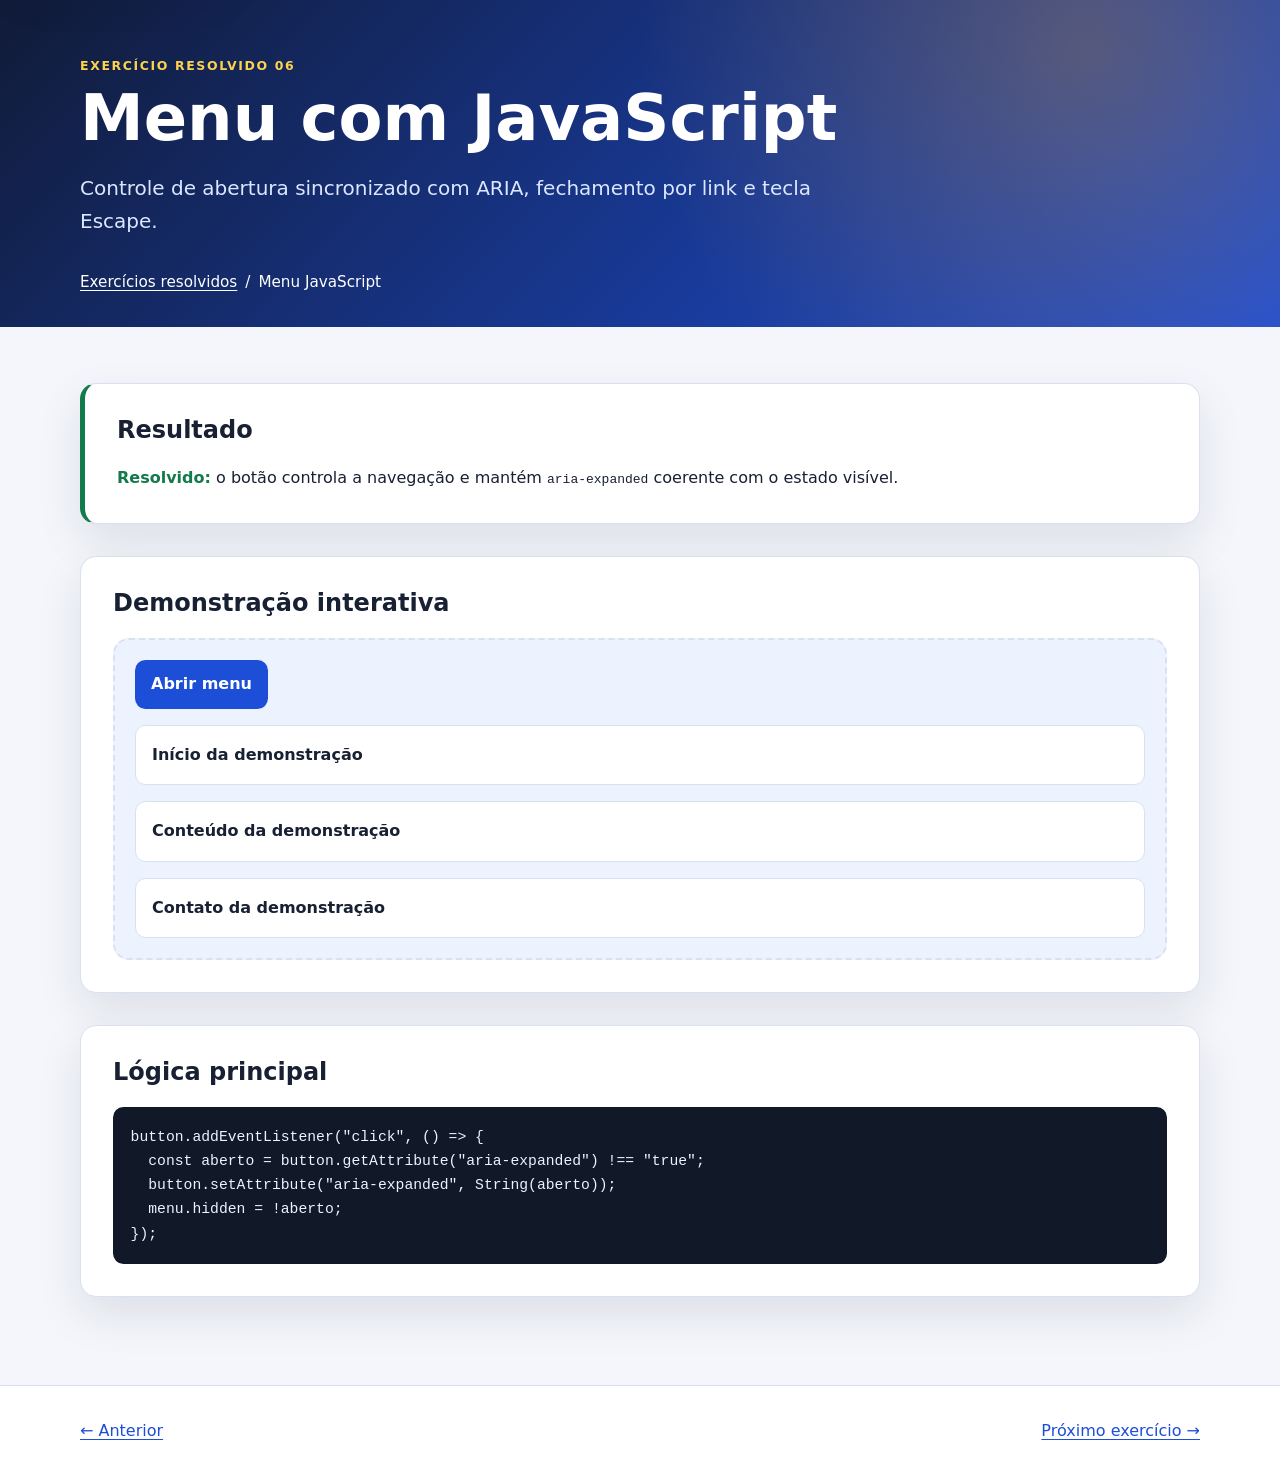
<file: exercicios/resolvidos/06-menu-javascript.html>
<!doctype html>
<html lang="pt-BR">
<head>
  <meta charset="utf-8">
  <meta name="viewport" content="width=device-width, initial-scale=1">
  <title>06 · Menu com JavaScript resolvido</title>
  <link rel="stylesheet" href="styles.css">
  <script src="exercises.js" defer></script>
</head>
<body>
  <a class="skip-link" href="#conteudo">Pular para o conteúdo</a>
  <header class="site-header"><div class="header-inner"><p class="eyebrow">Exercício resolvido 06</p><h1>Menu com JavaScript</h1><p class="lead">Controle de abertura sincronizado com ARIA, fechamento por link e tecla Escape.</p><nav class="breadcrumb" aria-label="Navegação estrutural"><a href="index.html">Exercícios resolvidos</a><span>/</span><span aria-current="page">Menu JavaScript</span></nav></div></header>
  <main class="page stack" id="conteudo">
    <section class="panel solution-note"><h2>Resultado</h2><p><strong>Resolvido:</strong> o botão controla a navegação e mantém <code>aria-expanded</code> coerente com o estado visível.</p></section>
    <section class="panel"><h2>Demonstração interativa</h2><div class="demo menu-demo">
      <div><button class="button" type="button" aria-expanded="false" aria-controls="menu-exemplo" data-menu-button>Abrir menu</button></div>
      <nav class="menu-panel" id="menu-exemplo" aria-label="Menu de exemplo"><ul><li><a href="#inicio-demo">Início</a></li><li><a href="#conteudo-demo">Conteúdo</a></li><li><a href="#contato-demo">Contato</a></li></ul></nav>
      <div class="demo-region" id="inicio-demo"><strong>Início da demonstração</strong></div>
      <div class="demo-region" id="conteudo-demo"><strong>Conteúdo da demonstração</strong></div>
      <div class="demo-region" id="contato-demo"><strong>Contato da demonstração</strong></div>
    </div></section>
    <section class="panel"><h2>Lógica principal</h2><pre class="code-block"><code>button.addEventListener("click", () =&gt; {
  const aberto = button.getAttribute("aria-expanded") !== "true";
  button.setAttribute("aria-expanded", String(aberto));
  menu.hidden = !aberto;
});</code></pre></section>
  </main>
  <footer class="site-footer"><div class="footer-inner"><a href="05-layout-responsivo.html">← Anterior</a><a href="07-design-tokens.html">Próximo exercício →</a></div></footer>
</body>
</html>
</file>
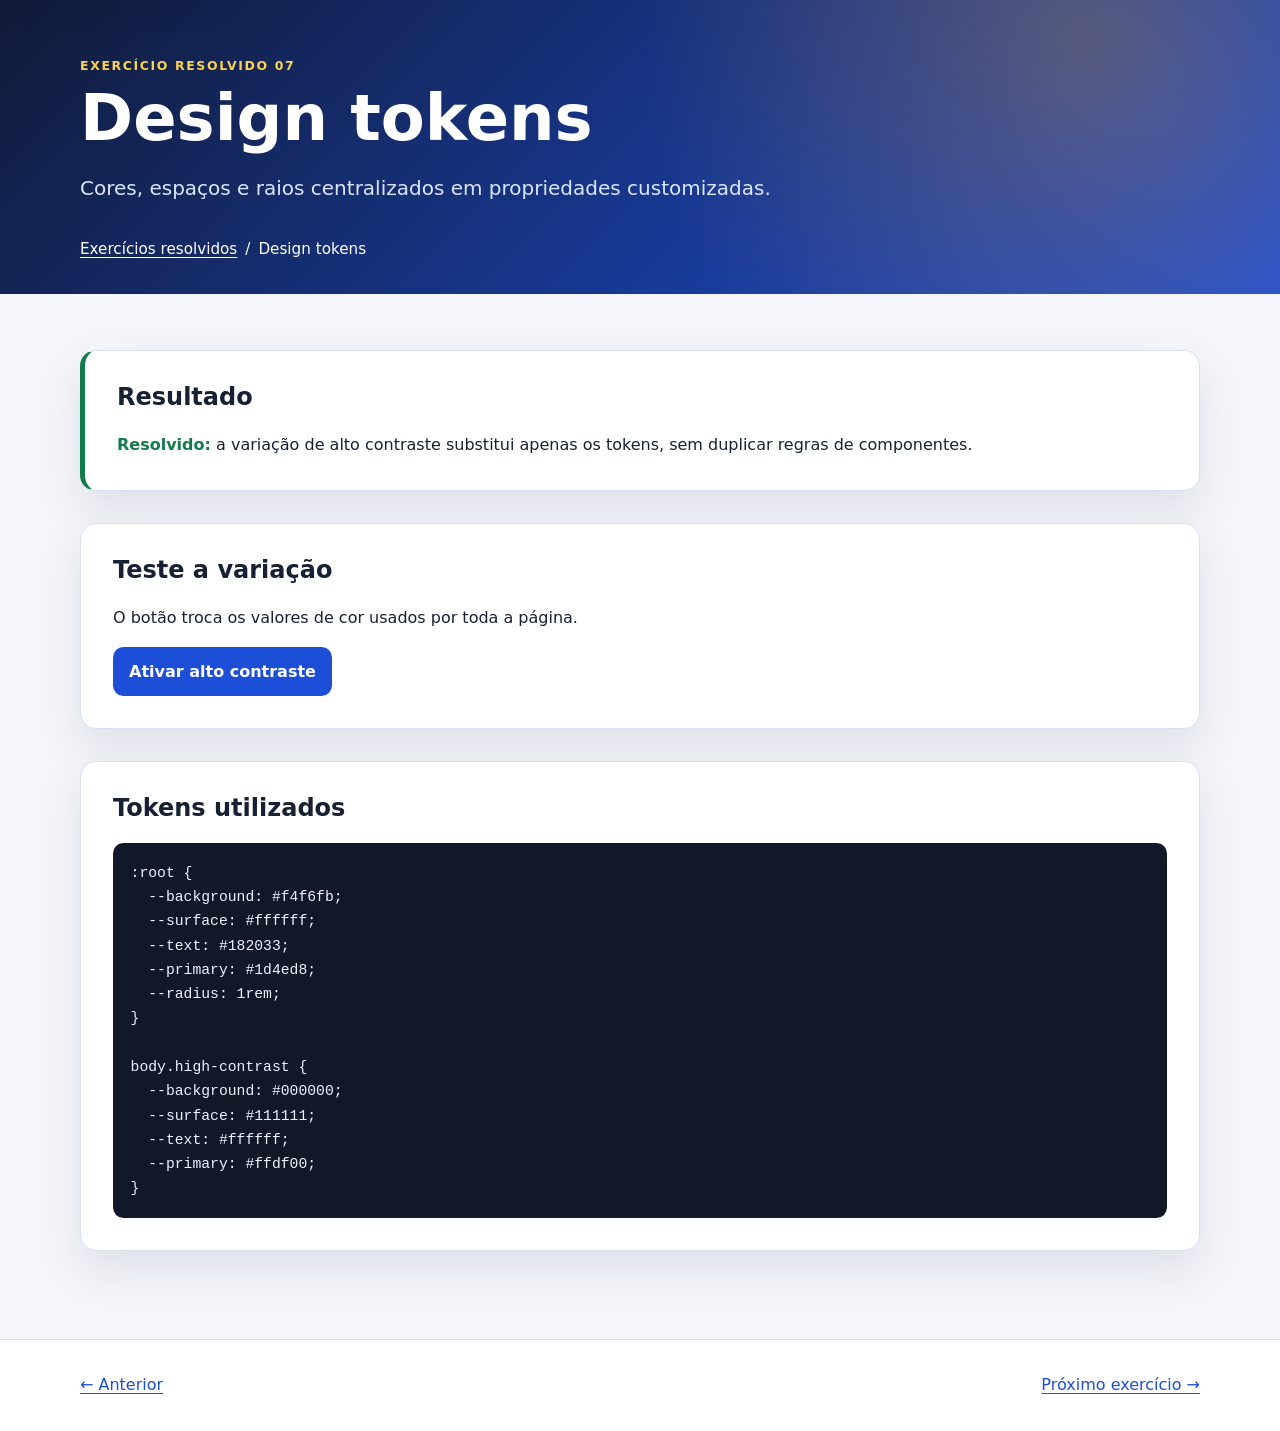
<file: exercicios/resolvidos/07-design-tokens.html>
<!doctype html>
<html lang="pt-BR">
<head>
  <meta charset="utf-8">
  <meta name="viewport" content="width=device-width, initial-scale=1">
  <title>07 · Design tokens resolvido</title>
  <link rel="stylesheet" href="styles.css">
  <script src="exercises.js" defer></script>
</head>
<body>
  <a class="skip-link" href="#conteudo">Pular para o conteúdo</a>
  <header class="site-header"><div class="header-inner"><p class="eyebrow">Exercício resolvido 07</p><h1>Design tokens</h1><p class="lead">Cores, espaços e raios centralizados em propriedades customizadas.</p><nav class="breadcrumb" aria-label="Navegação estrutural"><a href="index.html">Exercícios resolvidos</a><span>/</span><span aria-current="page">Design tokens</span></nav></div></header>
  <main class="page stack" id="conteudo">
    <section class="panel solution-note"><h2>Resultado</h2><p><strong>Resolvido:</strong> a variação de alto contraste substitui apenas os tokens, sem duplicar regras de componentes.</p></section>
    <section class="panel"><h2>Teste a variação</h2><p>O botão troca os valores de cor usados por toda a página.</p><button class="button" type="button" aria-pressed="false" data-contrast-button>Ativar alto contraste</button></section>
    <section class="panel"><h2>Tokens utilizados</h2><pre class="code-block"><code>:root {
  --background: #f4f6fb;
  --surface: #ffffff;
  --text: #182033;
  --primary: #1d4ed8;
  --radius: 1rem;
}

body.high-contrast {
  --background: #000000;
  --surface: #111111;
  --text: #ffffff;
  --primary: #ffdf00;
}</code></pre></section>
  </main>
  <footer class="site-footer"><div class="footer-inner"><a href="06-menu-javascript.html">← Anterior</a><a href="08-git-seguro.html">Próximo exercício →</a></div></footer>
</body>
</html>
</file>
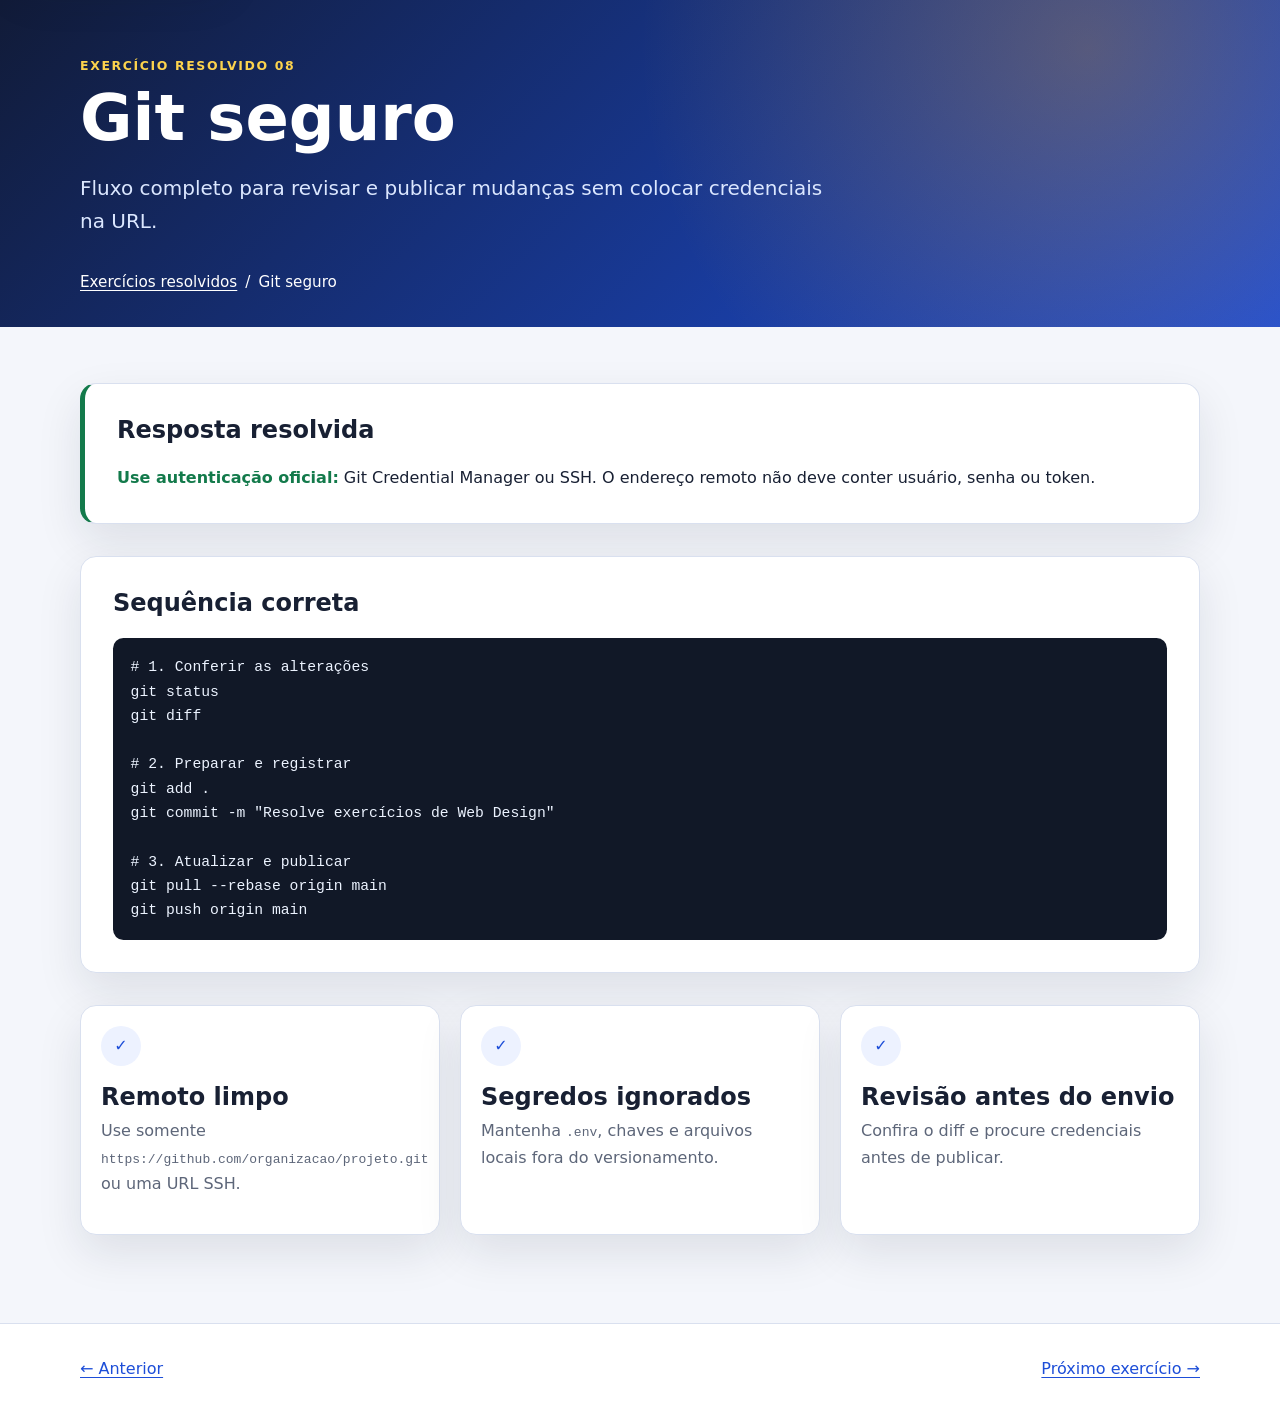
<file: exercicios/resolvidos/08-git-seguro.html>
<!doctype html>
<html lang="pt-BR">
<head>
  <meta charset="utf-8">
  <meta name="viewport" content="width=device-width, initial-scale=1">
  <title>08 · Git seguro resolvido</title>
  <link rel="stylesheet" href="styles.css">
</head>
<body>
  <a class="skip-link" href="#conteudo">Pular para o conteúdo</a>
  <header class="site-header"><div class="header-inner"><p class="eyebrow">Exercício resolvido 08</p><h1>Git seguro</h1><p class="lead">Fluxo completo para revisar e publicar mudanças sem colocar credenciais na URL.</p><nav class="breadcrumb" aria-label="Navegação estrutural"><a href="index.html">Exercícios resolvidos</a><span>/</span><span aria-current="page">Git seguro</span></nav></div></header>
  <main class="page stack" id="conteudo">
    <section class="panel solution-note"><h2>Resposta resolvida</h2><p><strong>Use autenticação oficial:</strong> Git Credential Manager ou SSH. O endereço remoto não deve conter usuário, senha ou token.</p></section>
    <section class="panel"><h2>Sequência correta</h2><pre class="code-block"><code># 1. Conferir as alterações
git status
git diff

# 2. Preparar e registrar
git add .
git commit -m "Resolve exercícios de Web Design"

# 3. Atualizar e publicar
git pull --rebase origin main
git push origin main</code></pre></section>
    <section class="grid" aria-label="Cuidados de segurança">
      <article class="exercise-card"><span class="number">✓</span><h2>Remoto limpo</h2><p>Use somente <code>https://github.com/organizacao/projeto.git</code> ou uma URL SSH.</p></article>
      <article class="exercise-card"><span class="number">✓</span><h2>Segredos ignorados</h2><p>Mantenha <code>.env</code>, chaves e arquivos locais fora do versionamento.</p></article>
      <article class="exercise-card"><span class="number">✓</span><h2>Revisão antes do envio</h2><p>Confira o diff e procure credenciais antes de publicar.</p></article>
    </section>
  </main>
  <footer class="site-footer"><div class="footer-inner"><a href="07-design-tokens.html">← Anterior</a><a href="09-front-controller.html">Próximo exercício →</a></div></footer>
</body>
</html>
</file>
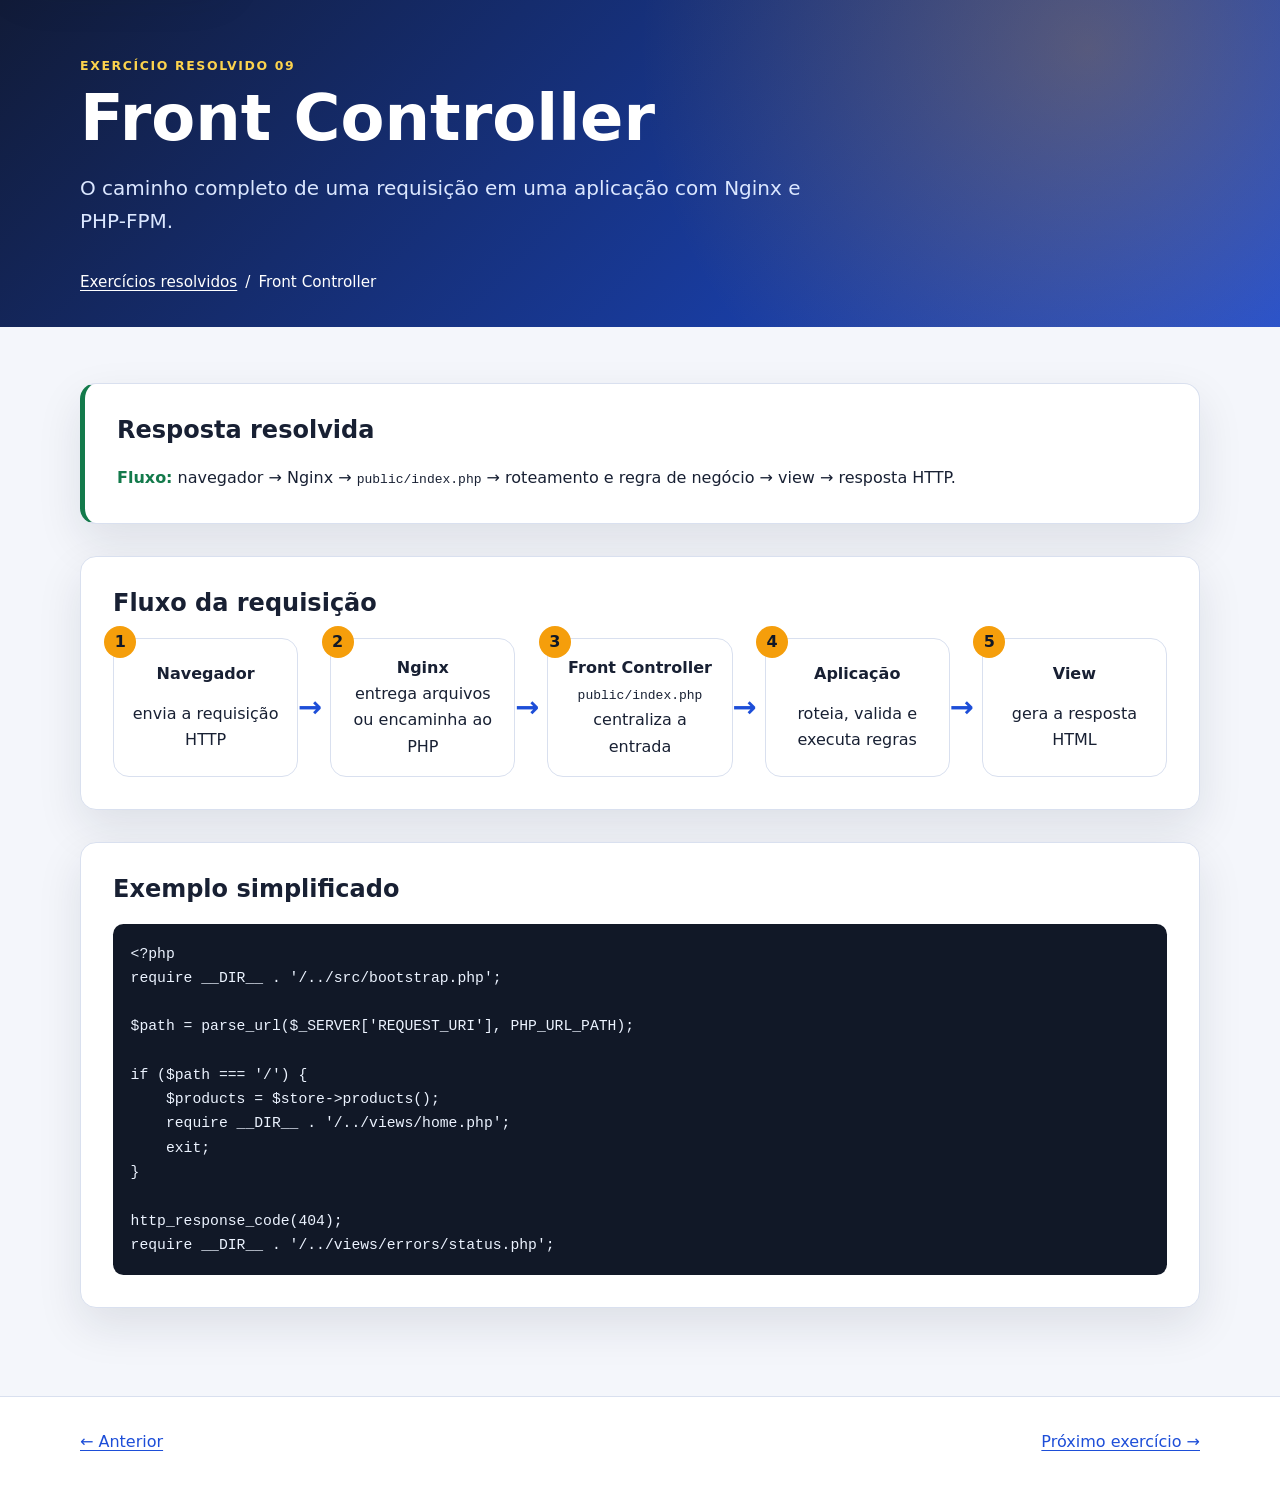
<file: exercicios/resolvidos/09-front-controller.html>
<!doctype html>
<html lang="pt-BR">
<head>
  <meta charset="utf-8">
  <meta name="viewport" content="width=device-width, initial-scale=1">
  <title>09 · Front Controller resolvido</title>
  <link rel="stylesheet" href="styles.css">
</head>
<body>
  <a class="skip-link" href="#conteudo">Pular para o conteúdo</a>
  <header class="site-header"><div class="header-inner"><p class="eyebrow">Exercício resolvido 09</p><h1>Front Controller</h1><p class="lead">O caminho completo de uma requisição em uma aplicação com Nginx e PHP-FPM.</p><nav class="breadcrumb" aria-label="Navegação estrutural"><a href="index.html">Exercícios resolvidos</a><span>/</span><span aria-current="page">Front Controller</span></nav></div></header>
  <main class="page stack" id="conteudo">
    <section class="panel solution-note"><h2>Resposta resolvida</h2><p><strong>Fluxo:</strong> navegador → Nginx → <code>public/index.php</code> → roteamento e regra de negócio → view → resposta HTTP.</p></section>
    <section class="panel"><h2>Fluxo da requisição</h2><ol class="flow">
      <li><strong>Navegador</strong><span>envia a requisição HTTP</span></li>
      <li><strong>Nginx</strong><span>entrega arquivos ou encaminha ao PHP</span></li>
      <li><strong>Front Controller</strong><span><code>public/index.php</code> centraliza a entrada</span></li>
      <li><strong>Aplicação</strong><span>roteia, valida e executa regras</span></li>
      <li><strong>View</strong><span>gera a resposta HTML</span></li>
    </ol></section>
    <section class="panel"><h2>Exemplo simplificado</h2><pre class="code-block"><code>&lt;?php
require __DIR__ . '/../src/bootstrap.php';

$path = parse_url($_SERVER['REQUEST_URI'], PHP_URL_PATH);

if ($path === '/') {
    $products = $store-&gt;products();
    require __DIR__ . '/../views/home.php';
    exit;
}

http_response_code(404);
require __DIR__ . '/../views/errors/status.php';</code></pre></section>
  </main>
  <footer class="site-footer"><div class="footer-inner"><a href="08-git-seguro.html">← Anterior</a><a href="10-auditoria-privacidade.html">Próximo exercício →</a></div></footer>
</body>
</html>
</file>
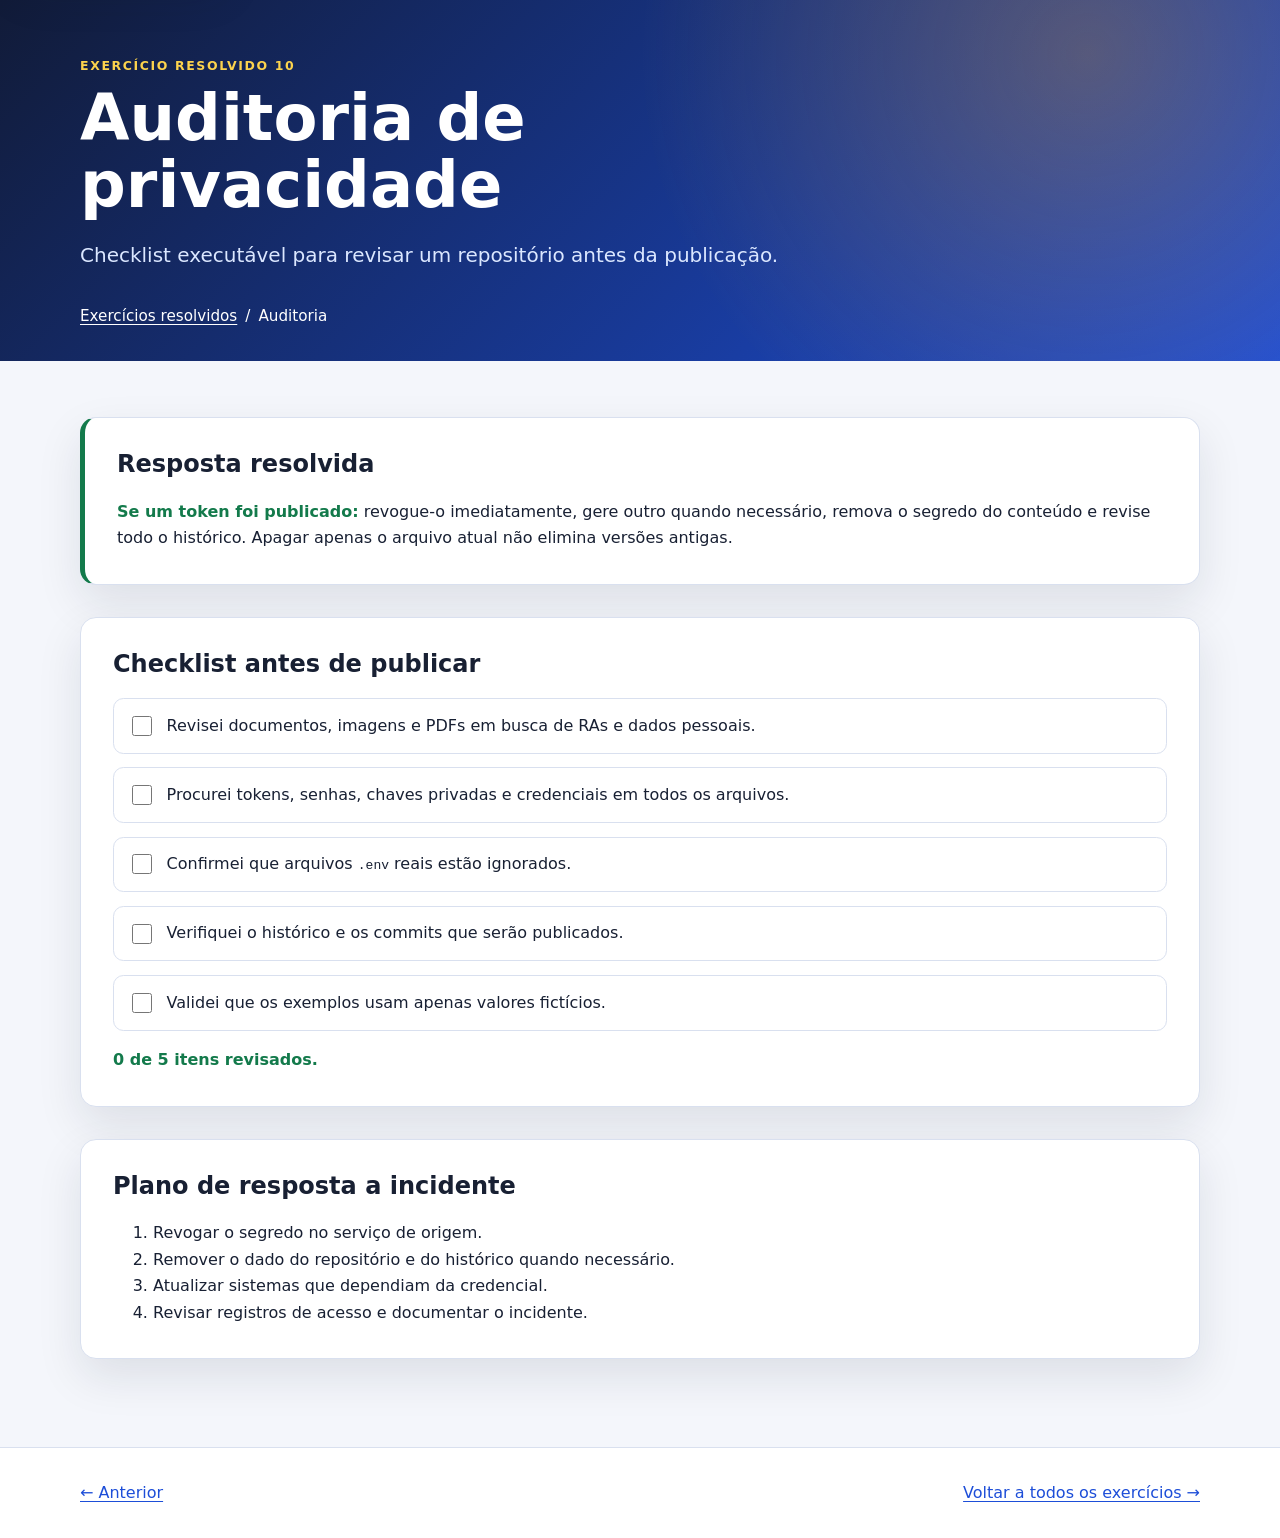
<file: exercicios/resolvidos/10-auditoria-privacidade.html>
<!doctype html>
<html lang="pt-BR">
<head>
  <meta charset="utf-8">
  <meta name="viewport" content="width=device-width, initial-scale=1">
  <title>10 · Auditoria de privacidade resolvida</title>
  <link rel="stylesheet" href="styles.css">
  <script src="exercises.js" defer></script>
</head>
<body>
  <a class="skip-link" href="#conteudo">Pular para o conteúdo</a>
  <header class="site-header"><div class="header-inner"><p class="eyebrow">Exercício resolvido 10</p><h1>Auditoria de privacidade</h1><p class="lead">Checklist executável para revisar um repositório antes da publicação.</p><nav class="breadcrumb" aria-label="Navegação estrutural"><a href="index.html">Exercícios resolvidos</a><span>/</span><span aria-current="page">Auditoria</span></nav></div></header>
  <main class="page stack" id="conteudo">
    <section class="panel solution-note"><h2>Resposta resolvida</h2><p><strong>Se um token foi publicado:</strong> revogue-o imediatamente, gere outro quando necessário, remova o segredo do conteúdo e revise todo o histórico. Apagar apenas o arquivo atual não elimina versões antigas.</p></section>
    <section class="panel"><h2>Checklist antes de publicar</h2><ul class="checklist" data-privacy-checklist>
      <li><label><input type="checkbox"><span>Revisei documentos, imagens e PDFs em busca de RAs e dados pessoais.</span></label></li>
      <li><label><input type="checkbox"><span>Procurei tokens, senhas, chaves privadas e credenciais em todos os arquivos.</span></label></li>
      <li><label><input type="checkbox"><span>Confirmei que arquivos <code>.env</code> reais estão ignorados.</span></label></li>
      <li><label><input type="checkbox"><span>Verifiquei o histórico e os commits que serão publicados.</span></label></li>
      <li><label><input type="checkbox"><span>Validei que os exemplos usam apenas valores fictícios.</span></label></li>
    </ul><p class="status-message" data-checklist-status aria-live="polite"></p></section>
    <section class="panel"><h2>Plano de resposta a incidente</h2><ol><li>Revogar o segredo no serviço de origem.</li><li>Remover o dado do repositório e do histórico quando necessário.</li><li>Atualizar sistemas que dependiam da credencial.</li><li>Revisar registros de acesso e documentar o incidente.</li></ol></section>
  </main>
  <footer class="site-footer"><div class="footer-inner"><a href="09-front-controller.html">← Anterior</a><a href="index.html">Voltar a todos os exercícios →</a></div></footer>
</body>
</html>
</file>
<file: exercicios/resolvidos/styles.css>
:root {
  --background: #f4f6fb;
  --surface: #ffffff;
  --surface-soft: #edf2ff;
  --text: #182033;
  --muted: #5d6679;
  --primary: #1d4ed8;
  --primary-dark: #163b9f;
  --accent: #f59e0b;
  --border: #d9e0ef;
  --success: #137a4b;
  --danger: #b42318;
  --radius: 1rem;
  --radius-small: 0.65rem;
  --shadow: 0 18px 45px rgba(24, 32, 51, 0.1);
  --space-1: 0.5rem;
  --space-2: 0.85rem;
  --space-3: 1.25rem;
  --space-4: 2rem;
  --space-5: 3.5rem;
}

* {
  box-sizing: border-box;
}

html {
  scroll-behavior: smooth;
}

body {
  margin: 0;
  background: var(--background);
  color: var(--text);
  font-family: Inter, ui-sans-serif, system-ui, -apple-system, BlinkMacSystemFont, "Segoe UI", sans-serif;
  line-height: 1.65;
}

body.high-contrast {
  --background: #000000;
  --surface: #111111;
  --surface-soft: #1f1f1f;
  --text: #ffffff;
  --muted: #f4f4f4;
  --primary: #ffdf00;
  --primary-dark: #ffe95c;
  --accent: #00e5ff;
  --border: #ffffff;
  --success: #62ff9f;
  --danger: #ff7b72;
  --shadow: none;
}

a {
  color: var(--primary);
  text-underline-offset: 0.2em;
}

a:hover {
  text-decoration-thickness: 0.15em;
}

:focus-visible {
  outline: 3px solid var(--accent);
  outline-offset: 3px;
}

.skip-link {
  position: fixed;
  left: 1rem;
  top: 1rem;
  z-index: 100;
  padding: 0.75rem 1rem;
  border-radius: var(--radius-small);
  background: var(--surface);
  color: var(--text);
  box-shadow: var(--shadow);
  transform: translateY(-180%);
  transition: transform 160ms ease;
}

.skip-link:focus {
  transform: translateY(0);
}

.site-header {
  background:
    radial-gradient(circle at 85% 15%, rgba(245, 158, 11, 0.28), transparent 28rem),
    linear-gradient(135deg, #111b38, #1d4ed8);
  color: #ffffff;
}

.header-inner,
.page,
.footer-inner {
  width: min(1120px, calc(100% - 2rem));
  margin-inline: auto;
}

.header-inner {
  padding-block: var(--space-5) var(--space-4);
}

.eyebrow {
  margin: 0 0 var(--space-1);
  color: #fcd34d;
  font-size: 0.78rem;
  font-weight: 800;
  letter-spacing: 0.13em;
  text-transform: uppercase;
}

.site-header h1 {
  max-width: 820px;
  margin: 0;
  font-size: clamp(2rem, 5vw, 4.25rem);
  line-height: 1.05;
}

.lead {
  max-width: 760px;
  margin: var(--space-3) 0 0;
  color: #dbe7ff;
  font-size: clamp(1rem, 2.2vw, 1.25rem);
}

.breadcrumb {
  display: flex;
  flex-wrap: wrap;
  gap: 0.5rem;
  margin-top: var(--space-4);
  font-size: 0.95rem;
}

.breadcrumb a,
.breadcrumb span {
  color: #ffffff;
}

.page {
  padding-block: var(--space-5);
}

.stack > * + * {
  margin-top: var(--space-4);
}

.panel {
  padding: clamp(1.25rem, 3vw, 2rem);
  border: 1px solid var(--border);
  border-radius: var(--radius);
  background: var(--surface);
  box-shadow: var(--shadow);
}

.panel h2,
.panel h3 {
  margin-top: 0;
  line-height: 1.2;
}

.panel > :last-child {
  margin-bottom: 0;
}

.solution-note {
  border-left: 5px solid var(--success);
}

.solution-note strong {
  color: var(--success);
}

.grid {
  display: grid;
  grid-template-columns: repeat(auto-fit, minmax(min(100%, 250px), 1fr));
  gap: var(--space-3);
}

.exercise-card {
  display: flex;
  min-height: 220px;
  flex-direction: column;
  padding: var(--space-3);
  border: 1px solid var(--border);
  border-radius: var(--radius);
  background: var(--surface);
  box-shadow: var(--shadow);
}

.exercise-card .number {
  display: inline-grid;
  width: 2.5rem;
  height: 2.5rem;
  place-items: center;
  border-radius: 50%;
  background: var(--surface-soft);
  color: var(--primary);
  font-weight: 900;
}

.exercise-card h2,
.exercise-card h3 {
  margin: 1rem 0 0.4rem;
  line-height: 1.25;
}

.exercise-card p {
  margin: 0 0 1rem;
  color: var(--muted);
}

.exercise-card a {
  margin-top: auto;
  font-weight: 800;
}

.demo {
  padding: var(--space-3);
  border: 2px dashed var(--border);
  border-radius: var(--radius);
  background: var(--surface-soft);
}

.demo > :first-child {
  margin-top: 0;
}

.demo > :last-child {
  margin-bottom: 0;
}

.demo-layout {
  display: grid;
  grid-template-columns: minmax(0, 2fr) minmax(220px, 1fr);
  gap: var(--space-3);
}

.demo-region {
  padding: 1rem;
  border: 1px solid var(--border);
  border-radius: var(--radius-small);
  background: var(--surface);
}

.demo-region:target {
  border-color: var(--accent);
  box-shadow: 0 0 0 4px color-mix(in srgb, var(--accent) 20%, transparent);
}

.demo-nav ul,
.menu-panel ul {
  display: flex;
  flex-wrap: wrap;
  gap: 0.75rem;
  margin: 0;
  padding: 0;
  list-style: none;
}

.demo-nav a,
.menu-panel a {
  display: inline-block;
  padding: 0.65rem 0.85rem;
  border-radius: var(--radius-small);
  background: var(--surface);
  font-weight: 700;
}

.code-block {
  overflow-x: auto;
  margin: 0;
  padding: 1.1rem;
  border-radius: var(--radius-small);
  background: #111827;
  color: #ecf3ff;
  font: 0.92rem/1.65 "Cascadia Code", Consolas, monospace;
  white-space: pre;
}

.button {
  display: inline-flex;
  min-height: 44px;
  align-items: center;
  justify-content: center;
  gap: 0.5rem;
  padding: 0.72rem 1rem;
  border: 0;
  border-radius: var(--radius-small);
  background: var(--primary);
  color: var(--surface);
  cursor: pointer;
  font: inherit;
  font-weight: 800;
  text-decoration: none;
}

body:not(.high-contrast) .button {
  color: #ffffff;
}

.button:hover {
  background: var(--primary-dark);
}

.button.secondary {
  border: 1px solid var(--border);
  background: var(--surface);
  color: var(--text);
}

.form-grid {
  display: grid;
  gap: var(--space-3);
}

.field {
  display: grid;
  gap: 0.35rem;
}

.field label {
  font-weight: 800;
}

.field input,
.field textarea {
  width: 100%;
  padding: 0.8rem;
  border: 1px solid var(--border);
  border-radius: var(--radius-small);
  background: var(--surface);
  color: var(--text);
  font: inherit;
}

.field textarea {
  min-height: 9rem;
  resize: vertical;
}

.hint,
.muted {
  color: var(--muted);
}

.status-message {
  min-height: 1.7em;
  color: var(--success);
  font-weight: 800;
}

.table-scroll {
  overflow-x: auto;
}

table {
  width: 100%;
  min-width: 620px;
  border-collapse: collapse;
  background: var(--surface);
}

caption {
  margin-bottom: 0.75rem;
  font-size: 1.1rem;
  font-weight: 900;
  text-align: left;
}

th,
td {
  padding: 0.85rem;
  border: 1px solid var(--border);
  text-align: left;
}

thead th {
  background: var(--primary);
  color: #ffffff;
}

tbody th {
  background: var(--surface-soft);
}

.responsive-cards {
  display: grid;
  grid-template-columns: repeat(auto-fit, minmax(min(100%, 220px), 1fr));
  gap: var(--space-3);
}

.responsive-card {
  padding: var(--space-3);
  border-radius: var(--radius);
  background: var(--surface);
  box-shadow: var(--shadow);
}

.responsive-card h3 {
  margin-top: 0;
}

.menu-demo {
  display: grid;
  gap: 1rem;
}

.menu-panel[hidden] {
  display: none;
}

.checklist {
  display: grid;
  gap: 0.85rem;
  margin: 0;
  padding: 0;
  list-style: none;
}

.checklist label {
  display: flex;
  gap: 0.75rem;
  align-items: flex-start;
  padding: 0.85rem;
  border: 1px solid var(--border);
  border-radius: var(--radius-small);
  background: var(--surface);
}

.checklist input {
  width: 1.25rem;
  height: 1.25rem;
  margin-top: 0.2rem;
  accent-color: var(--primary);
}

.flow {
  display: grid;
  grid-template-columns: repeat(5, minmax(130px, 1fr));
  gap: 2rem;
  margin: 0;
  padding: 0;
  counter-reset: flow;
  list-style: none;
}

.flow li {
  position: relative;
  display: grid;
  min-height: 130px;
  place-items: center;
  padding: 1rem;
  border: 1px solid var(--border);
  border-radius: var(--radius);
  background: var(--surface);
  text-align: center;
  counter-increment: flow;
}

.flow li::before {
  content: counter(flow);
  position: absolute;
  top: -0.8rem;
  left: -0.6rem;
  display: grid;
  width: 2rem;
  height: 2rem;
  place-items: center;
  border-radius: 50%;
  background: var(--accent);
  color: #111827;
  font-weight: 900;
}

.flow li:not(:last-child)::after {
  content: "→";
  position: absolute;
  right: -1.55rem;
  color: var(--primary);
  font-size: 1.8rem;
  font-weight: 900;
}

.site-footer {
  margin-top: var(--space-4);
  border-top: 1px solid var(--border);
  background: var(--surface);
}

.footer-inner {
  display: flex;
  flex-wrap: wrap;
  justify-content: space-between;
  gap: 1rem;
  padding-block: var(--space-4);
}

.footer-inner p {
  margin: 0;
}

@media (max-width: 820px) {
  .demo-layout {
    grid-template-columns: 1fr;
  }

  .flow {
    grid-template-columns: 1fr;
  }

  .flow li:not(:last-child)::after {
    right: 50%;
    bottom: -2rem;
    top: auto;
    transform: translateX(50%) rotate(90deg);
  }
}

@media (prefers-reduced-motion: reduce) {
  *,
  *::before,
  *::after {
    scroll-behavior: auto !important;
    transition-duration: 0.01ms !important;
  }
}
</file>
<file: atividades/01-primeiros-passos-git/codigo-reconstruido/style.css>
:root {
  color-scheme: light;
  --azul: #123b63;
  --azul-claro: #e8f1f8;
  --turquesa: #0b8b84;
  --texto: #172033;
  --muted: #536173;
  --fundo: #f6f8fb;
  --branco: #ffffff;
  --linha: #dce3ea;
  --raio: 1rem;
  --sombra: 0 18px 48px rgba(18, 59, 99, 0.12);
}

* { box-sizing: border-box; }

html { scroll-behavior: smooth; }

body {
  margin: 0;
  color: var(--texto);
  background: var(--fundo);
  font-family: Inter, ui-sans-serif, system-ui, -apple-system, BlinkMacSystemFont, "Segoe UI", sans-serif;
  line-height: 1.6;
}

a { color: inherit; }

button, a { -webkit-tap-highlight-color: transparent; }

:focus-visible {
  outline: 3px solid #ffb703;
  outline-offset: 3px;
}

.pular {
  position: fixed;
  left: 1rem;
  top: -4rem;
  z-index: 10;
  padding: 0.7rem 1rem;
  color: var(--branco);
  background: var(--azul);
  border-radius: 0.5rem;
}

.pular:focus { top: 1rem; }

.topo {
  display: grid;
  gap: 1rem;
  padding: 1.25rem clamp(1rem, 5vw, 5rem);
  color: var(--branco);
  background: var(--azul);
}

.topo h1, .topo p { margin: 0; }

.topo nav { display: none; gap: 0.75rem; }

.topo nav.aberto { display: grid; }

.topo nav a {
  padding: 0.65rem 0.9rem;
  text-decoration: none;
  border-radius: 0.6rem;
}

.topo nav a:hover { background: rgba(255, 255, 255, 0.12); }

.menu {
  width: fit-content;
  padding: 0.65rem 0.9rem;
  color: var(--branco);
  background: transparent;
  border: 1px solid rgba(255, 255, 255, 0.55);
  border-radius: 0.6rem;
  font: inherit;
  font-weight: 700;
}

main, footer {
  width: min(72rem, calc(100% - 2rem));
  margin-inline: auto;
}

.hero {
  display: grid;
  gap: 2rem;
  align-items: center;
  padding: clamp(3rem, 8vw, 7rem) 0;
}

.hero h2, .secao h2 {
  max-width: 18ch;
  margin: 0.25rem 0 1rem;
  color: var(--azul);
  font-size: clamp(2rem, 7vw, 4rem);
  line-height: 1.05;
}

.hero p { max-width: 62ch; }

.rotulo {
  margin: 0;
  color: var(--turquesa);
  font-size: 0.78rem;
  font-weight: 800;
  letter-spacing: 0.12em;
  text-transform: uppercase;
}

.ilustracao {
  min-height: 18rem;
  display: grid;
  place-content: center;
  gap: 0.75rem;
  color: var(--azul);
  background: linear-gradient(145deg, #dff4f2, #e4edf7);
  border: 1px solid var(--linha);
  border-radius: 2rem;
  box-shadow: var(--sombra);
  font: 800 clamp(1.5rem, 5vw, 3.5rem) ui-monospace, monospace;
  transform: rotate(1.5deg);
}

.ilustracao span:nth-child(2) { color: var(--turquesa); }

.secao { padding: 3rem 0; }

.grade {
  display: grid;
  grid-template-columns: repeat(auto-fit, minmax(14rem, 1fr));
  gap: 1rem;
}

.grade article, .painel {
  padding: 1.5rem;
  background: var(--branco);
  border: 1px solid var(--linha);
  border-radius: var(--raio);
}

.grade h3 { color: var(--azul); }

.painel { display: grid; gap: 1rem; }

.painel ol { margin: 0; padding-left: 1.4rem; }

code {
  color: #0b5c57;
  background: #e3f4f2;
  border-radius: 0.3rem;
  padding: 0.15rem 0.35rem;
}

.acao {
  display: inline-block;
  width: fit-content;
  padding: 0.8rem 1.1rem;
  color: var(--branco);
  background: var(--turquesa);
  border: 0;
  border-radius: 0.65rem;
  font: inherit;
  font-weight: 800;
  text-decoration: none;
  cursor: pointer;
}

.acao:hover { background: #08726d; }

footer {
  margin-top: 3rem;
  padding: 2rem 0;
  color: var(--muted);
  border-top: 1px solid var(--linha);
}

@media (min-width: 48rem) {
  .topo {
    grid-template-columns: 1fr auto;
    align-items: center;
  }

  .menu { display: none; }
  .topo nav, .topo nav.aberto { display: flex; }
  .hero { grid-template-columns: 1.15fr 0.85fr; }
  .painel { grid-template-columns: 0.85fr 1.15fr; }
}

@media (prefers-reduced-motion: reduce) {
  html { scroll-behavior: auto; }
  *, *::before, *::after { transition: none !important; }
}
</file>
<file: atividades/03-elementos-html5/exemplo-reconstruido/style.css>
:root {
  --tinta: #17212b;
  --muted: #536271;
  --papel: #fbfaf6;
  --cartao: #ffffff;
  --verde: #176b5b;
  --verde-claro: #dff3ec;
  --coral: #d95f4b;
  --linha: #dce2df;
  --sombra: 0 16px 50px rgba(23, 33, 43, 0.1);
}

* { box-sizing: border-box; }

html { scroll-behavior: smooth; }

body {
  margin: 0;
  color: var(--tinta);
  background: var(--papel);
  font-family: ui-sans-serif, system-ui, -apple-system, BlinkMacSystemFont, "Segoe UI", sans-serif;
  line-height: 1.65;
}

body.contraste {
  --tinta: #ffffff;
  --muted: #e5e7eb;
  --papel: #101214;
  --cartao: #1b1f24;
  --verde: #65e6c6;
  --verde-claro: #183a32;
  --coral: #ff9e8e;
  --linha: #47515b;
}

a { color: inherit; }

:focus-visible {
  outline: 3px solid #ffb703;
  outline-offset: 3px;
}

.pular {
  position: fixed;
  left: 1rem;
  top: -5rem;
  z-index: 20;
  padding: 0.7rem 1rem;
  color: #fff;
  background: #111;
}

.pular:focus { top: 1rem; }

.cabecalho, .navegacao, main, footer {
  width: min(72rem, calc(100% - 2rem));
  margin-inline: auto;
}

.cabecalho {
  display: flex;
  flex-wrap: wrap;
  justify-content: space-between;
  gap: 1.5rem;
  align-items: end;
  padding: 3rem 0 1.5rem;
}

.cabecalho h1 {
  margin: 0.2rem 0 0.5rem;
  font: 800 clamp(2.2rem, 7vw, 4.8rem)/0.98 Georgia, serif;
}

.cabecalho p { max-width: 60ch; margin-block: 0.4rem; }

.sobrelinha {
  margin: 0;
  color: var(--verde);
  font-size: 0.78rem;
  font-weight: 800;
  letter-spacing: 0.13em;
  text-transform: uppercase;
}

.tema, form button {
  padding: 0.75rem 1rem;
  color: #fff;
  background: #176b5b;
  border: 0;
  border-radius: 999px;
  font: inherit;
  font-weight: 800;
  cursor: pointer;
}

.navegacao {
  display: flex;
  gap: 0.5rem;
  padding: 0.6rem;
  overflow-x: auto;
  background: var(--cartao);
  border: 1px solid var(--linha);
  border-radius: 999px;
  box-shadow: var(--sombra);
}

.navegacao a {
  flex: 0 0 auto;
  padding: 0.55rem 0.85rem;
  text-decoration: none;
  border-radius: 999px;
}

.navegacao a:hover { background: var(--verde-claro); }

main section { padding: clamp(3rem, 7vw, 6rem) 0; }

section h2 {
  max-width: 18ch;
  margin: 0.25rem 0 1.5rem;
  font: 800 clamp(2rem, 5vw, 3.8rem)/1.05 Georgia, serif;
}

.introducao {
  display: grid;
  gap: 1rem;
  align-items: end;
}

.introducao aside, article, form, figure, .tabela-wrapper {
  background: var(--cartao);
  border: 1px solid var(--linha);
  border-radius: 1rem;
  box-shadow: var(--sombra);
}

.introducao aside { padding: 1.4rem; }
.introducao aside p { color: var(--muted); }

.grade-imagens, .grade-midia, .grade-dados {
  display: grid;
  gap: 1rem;
}

figure { margin: 0; overflow: hidden; }
figure img { display: block; width: 100%; aspect-ratio: 16 / 9; object-fit: cover; }
figcaption { padding: 1rem; color: var(--muted); }

article { padding: 1.25rem; }
article h3 { margin-top: 0; }

audio, video { width: 100%; }
video { aspect-ratio: 16 / 9; background: #101214; }

form { display: grid; gap: 1rem; padding: 1.25rem; }
.campos { display: grid; gap: 1rem; }
label { display: grid; gap: 0.35rem; font-weight: 750; }

input, textarea {
  width: 100%;
  padding: 0.75rem;
  color: var(--tinta);
  background: var(--papel);
  border: 1px solid var(--linha);
  border-radius: 0.55rem;
  font: inherit;
}

textarea { resize: vertical; }
form button { width: fit-content; border-radius: 0.6rem; }
.retorno { min-height: 1.6em; margin: 0; color: var(--verde); font-weight: 800; }
.retorno.erro { color: var(--coral); }

.tabela-wrapper { overflow-x: auto; }
table { width: 100%; border-collapse: collapse; min-width: 36rem; }
caption { padding: 1rem; text-align: left; font-weight: 800; }
th, td { padding: 0.8rem 1rem; border-top: 1px solid var(--linha); text-align: left; }
thead { background: var(--verde-claro); }
code { color: var(--verde); font-weight: 800; }

footer {
  margin-top: 2rem;
  padding: 2rem 0;
  color: var(--muted);
  border-top: 1px solid var(--linha);
}

@media (min-width: 48rem) {
  .introducao { grid-template-columns: 1.3fr 0.7fr; }
  .grade-imagens, .grade-midia { grid-template-columns: repeat(2, 1fr); }
  .campos { grid-template-columns: repeat(2, 1fr); }
  .grade-dados { grid-template-columns: 0.7fr 1.3fr; }
}

@media (prefers-reduced-motion: reduce) {
  html { scroll-behavior: auto; }
}
</file>
